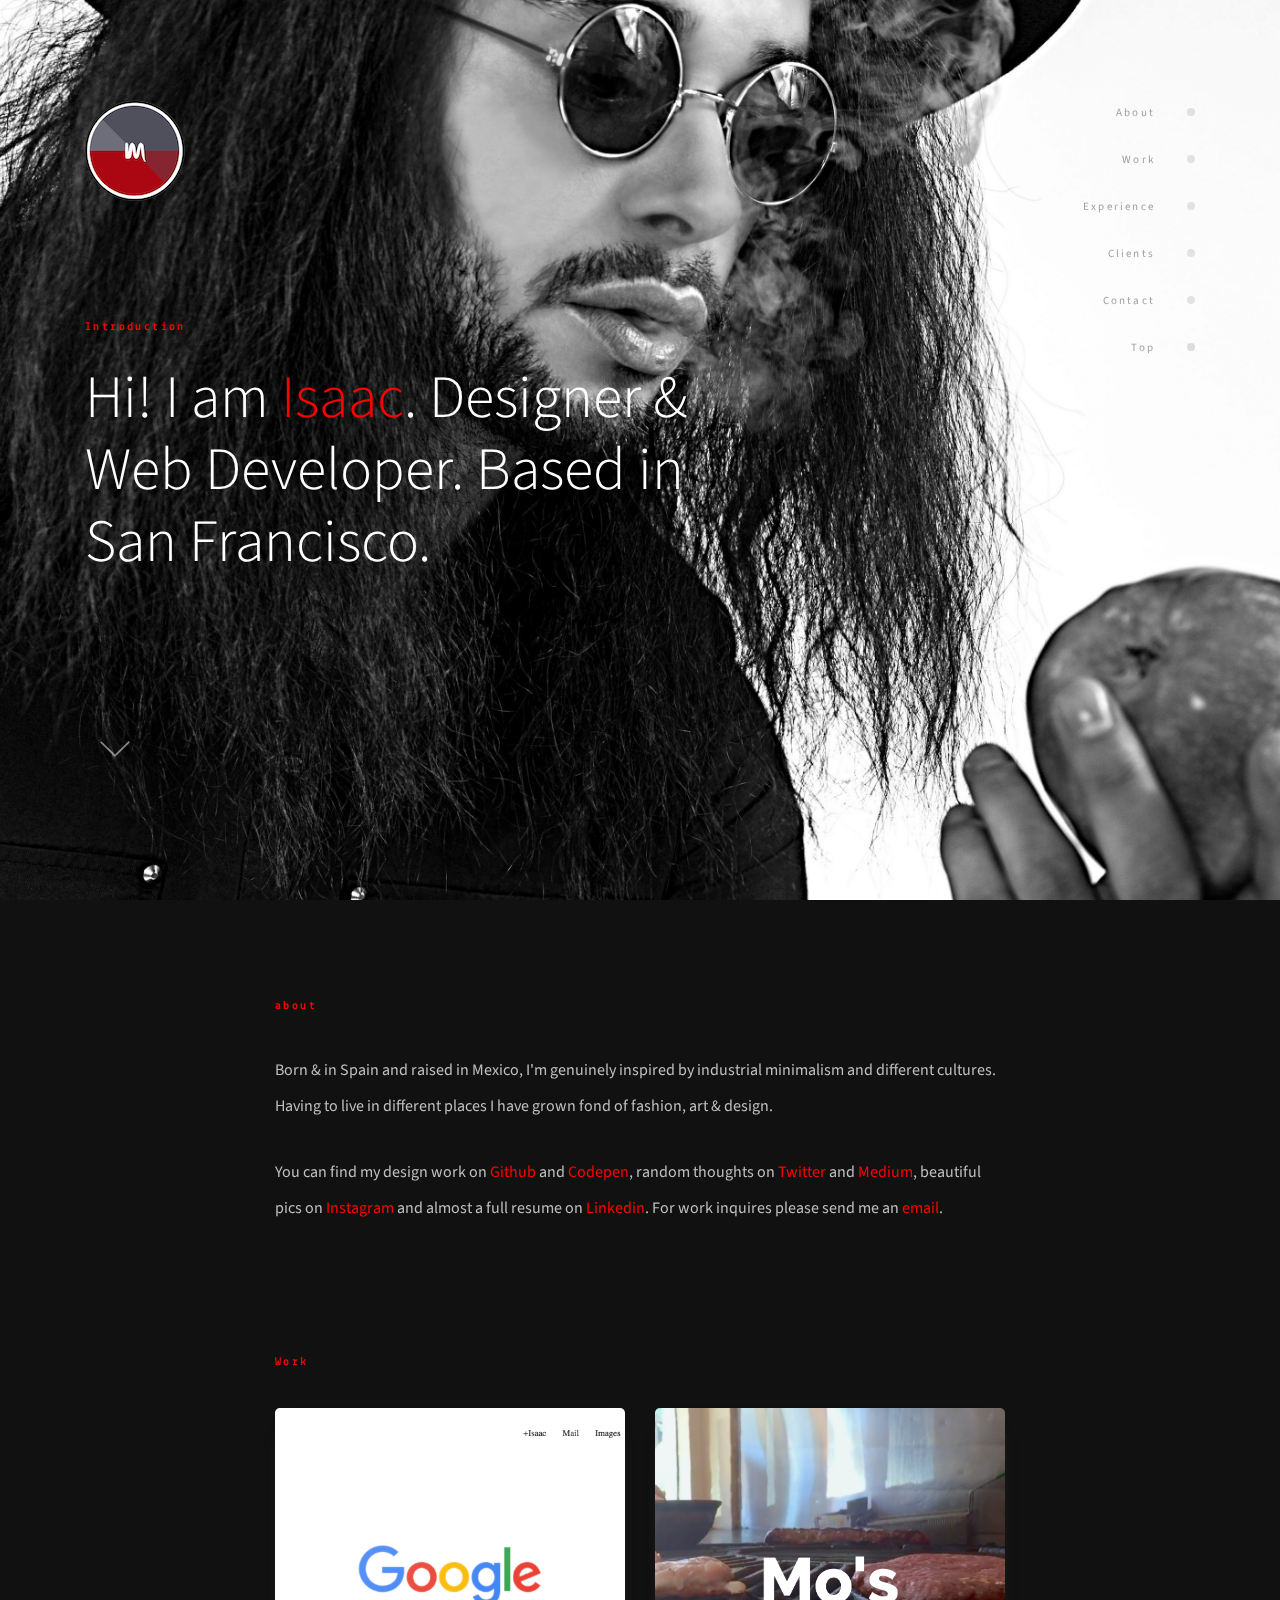
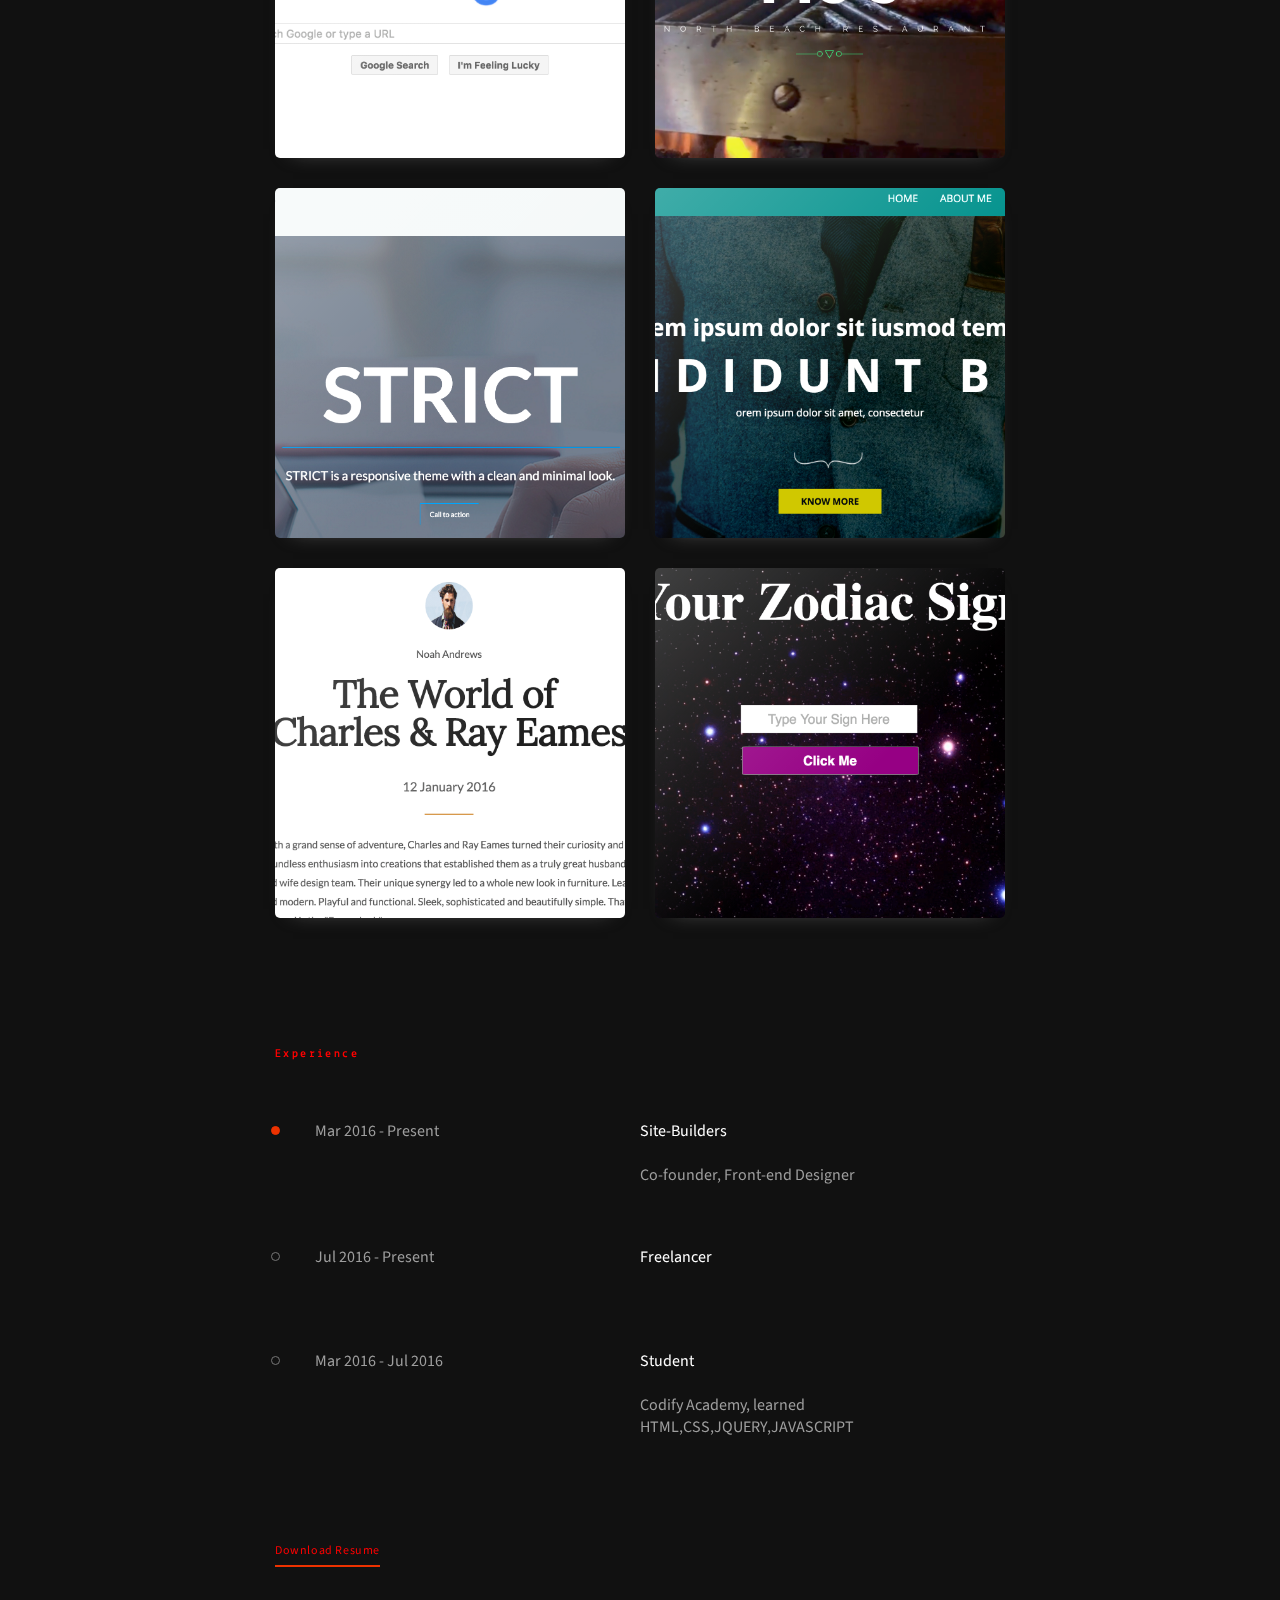
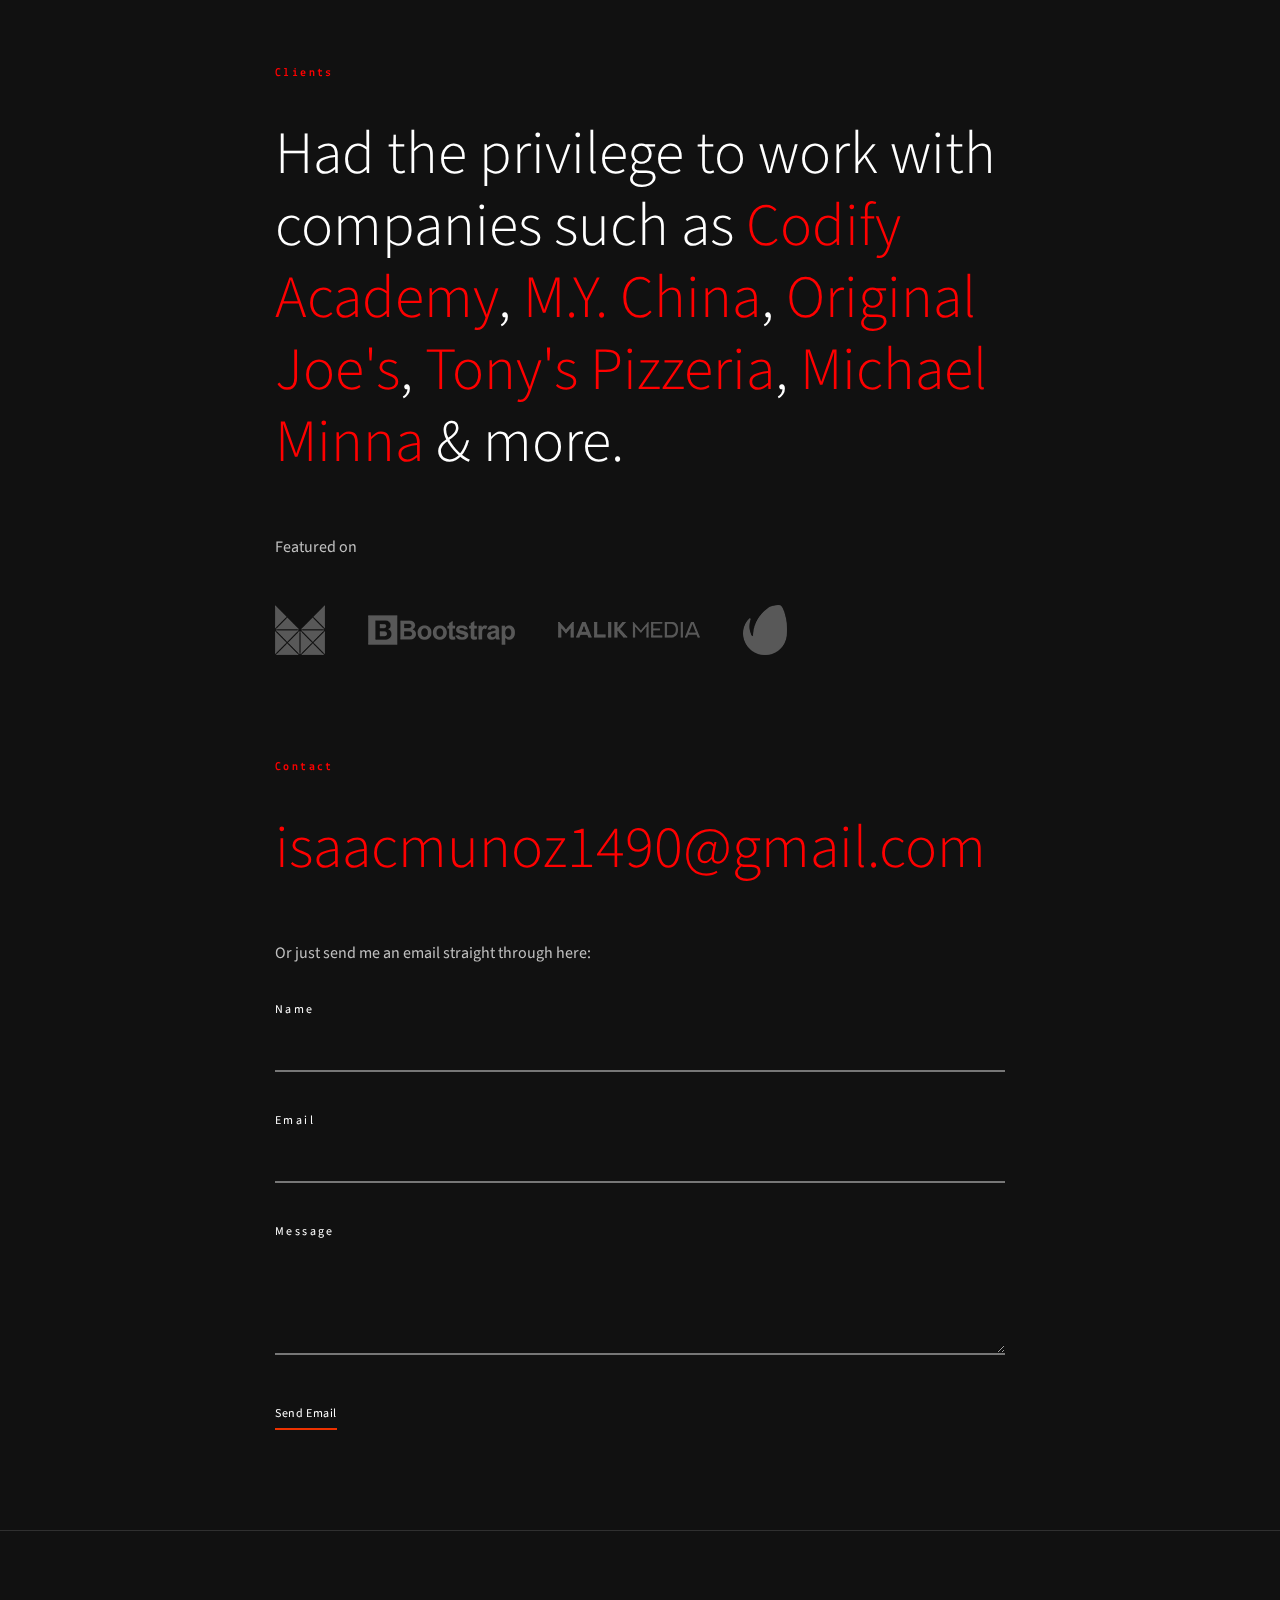
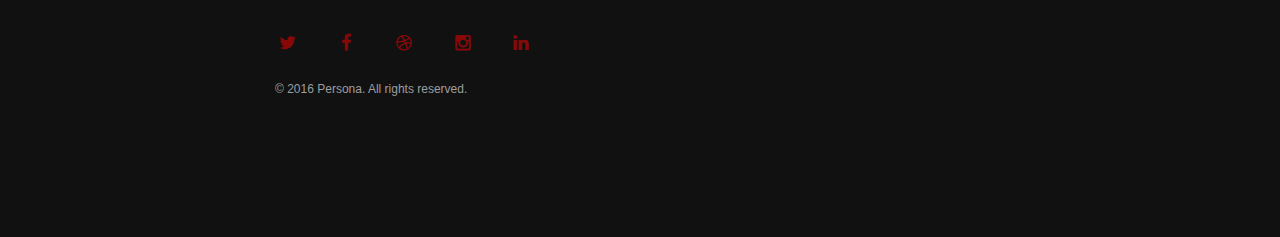
<file: index.html>
<!DOCTYPE html>
<!--[if IE 8 ]><html class="ie" xmlns="http://www.w3.org/1999/xhtml" xml:lang="en-US" lang="en-US"> <![endif]-->
<!--[if (gte IE 9)|!(IE)]><!--><html xmlns="http://www.w3.org/1999/xhtml" xml:lang="en-US" lang="en-US"><!--<![endif]-->
<head>
	<meta charset="utf-8">

	<title>Isaac Munoz</title>

	<!-- Behavioral Meta Data -->
	<meta name="viewport" content="width=device-width, initial-scale=1, maximum-scale=1, user-scalable=no">

	<!-- Core Meta Data -->
	<meta name="Isaac" content="Aether-Themes">
	<meta name="description" content="Persona. Minimal resume and CV landing page.">
	<meta name="keywords" content="template,CV,resume,landing page,minimal,responsive,html5,css3,jquery">

	<!-- Favicon -->
	<link rel="shortcut icon" href="favicon.png" type="image/png">

	<!-- Apple Touch Icons -->
	<link rel="apple-touch-icon-precomposed" sizes="144x144" href="apple-touch-icon-144x144-precomposed.png">
	<link rel="apple-touch-icon-precomposed" sizes="114x114" href="apple-touch-icon-114x114-precomposed.png">
	<link rel="apple-touch-icon-precomposed" sizes="72x72" href="apple-touch-icon-72x72-precomposed.png">
	<link rel="apple-touch-icon-precomposed" sizes="57x57" href="apple-touch-icon-57x57-precomposed.png">

	<!-- Fonts -->
	<link href='https://fonts.googleapis.com/css?family=Source+Sans+Pro:400,300' rel='stylesheet' type='text/css'>
	<link href='https://fonts.googleapis.com/css?family=Lekton' rel='stylesheet' type='text/css'>

	<!-- Styles -->
	<link rel="stylesheet" type="text/css" href="css/framework.css"/>
	<link rel="stylesheet" type="text/css" href="css/style.css"/>
	
	<!-- Colors -->
	<link rel="stylesheet" type="text/css" href="css/colors/ruby-red.css" media="screen">
	<!-- <link rel="alternate stylesheet" type="text/css" href="css/colors/aqua-blue.css" media="screen"> -->
	<!-- <link rel="alternate stylesheet" type="text/css" href="css/colors/mint-green.css" media="screen"> -->
	<!-- <link rel="alternate stylesheet" type="text/css" href="css/colors/rose-pink.css" media="screen"> -->
	<!-- <link rel="alternate stylesheet" type="text/css" href="css/colors/sunflower-yellow.css" media="screen"> -->

	<!-- Javascript -->
	<script src="js/modernizr.js"></script>
	<script src="js/jquery.js"></script>
</head>
<body>
	<!-- Begin Pageloader -->
	<div id="pageloader">
		<!-- Content -->
		<div class="pageloader-content">
			<img src="images/loading.gif" alt="">
			<h6>loading</h6>
		</div><!-- END Content -->
	</div><!-- END Pageloader -->

	<!-- Sticky Nav -->
	<header>
		<!-- Container -->
		<div class="container">
			<div class="row header-inner">

				<!-- Logo -->
				<div class="col-xs-6 col-lg-2">
					<img class="logo has-retina" src="images/logo.png" alt="Persona">
				</div>

				<!-- Nav Button -->
				<div class="menu-button">
					<span class="before"></span>
					<span class="main"></span>
					<span class="after"></span>
				</div>

				<!-- Navigation -->
				<nav class="col-xs-12 col-lg-2 col-lg-offset-8">
					<ul id="side-nav">
						<li><a href="#section1">About</a></li>
						<li><a href="#section2">Work</a></li>
						<li class="offset"><a href="#section3">Experience</a></li>
						<li><a href="#section4">Clients</a></li>
						<li><a href="#section5">Contact</a></li>
						<li><a id="top" href="#">Top</a></li>
					</ul>
				</nav><!-- END Navigation -->
			</div>
		</div><!-- END Container -->
	</header><!-- END Sticky Nav -->

	<!-- Begin Hero -->
	<section class="hero">
		<div class="container">
			<!-- Hero Content -->
			<div class="row hero-content" data-0="opacity: 1; transform: translate3d(0px, 0px, 0px);" data-top-bottom="opacity: 0; transform: translate3d(0px, 300%, 0px);">
				<!-- Logo -->
				

				<!-- Intro -->
				<div class="col-xs-10 col-sm-9 col-lg-7">
					<h2>Introduction</h2>
					<h1>Hi! I am <span class="highlight">Isaac</span>. Designer &amp; Web Developer. Based in San Francisco.</h1>
					<a href="#section1" class="scroll-to"></a>
				</div>
			</div><!-- END Hero Content -->
		</div><!-- END Container -->
	</section><!-- END Hero -->
	

	<div class="container">
		<!-- About -->
		<section id="section1" class="padded-top">

			<!-- Content -->
			<div class="row">
				<div class="col-xs-12 col-lg-8 col-lg-offset-2">
					<h2>about</h2>
					<p>Born &amp; in Spain and raised in Mexico, I'm genuinely inspired by industrial minimalism and different cultures. Having to live in different places I have grown fond of fashion, art &amp; design.</p>
					<p>You can find my design work on <a href="https://github.com/IsaacMunoz1490">Github</a> and <a href="https://codepen.io/search/pens?q=isaacmunoz1490&limit=all&type=type-pens">Codepen</a>, random thoughts on <a href="https://twitter.com/Isaacmunoz5669">Twitter</a> and <a href="https://medium.com/@isaacmunoz1490">Medium</a>, beautiful pics on <a href="https://www.instagram.com/isaacamunoz/">Instagram</a> and almost a full resume on <a href="https://www.linkedin.com/in/isaacmunoz1490">Linkedin</a>. For work inquires please send me an <a href="mailto:isaacmunoz1490@gmail.com">email</a>.</p>
				</div>
			</div>

		</section><!-- END About -->

		<!-- Work -->
		<section id="section2">
			<!-- Title -->
			<div class="row padded-top">
				<div class="col-xs-12 col-lg-8 col-lg-offset-2">
					<h2>Work</h2>
				</div>
			</div>

			<div class="row padded-bottom">
				<!-- Begin Gallery -->
				<ul class="folio-list">

					<!-- Project 1 -->
					<li class="col-xs-10 col-xs-offset-1 col-sm-5 col-sm-offset-1 col-lg-4 col-lg-offset-2">
						<a href="google/index.html">
							<div class="atvImg">
								<img src="images/portfolio/project1.jpg" alt="portfolio">

								<div class="atvImg-layer" data-img="images/portfolio/project1.jpg"></div>
							</div>
						</a>
					</li>

					<!-- Project 2 -->
					<li class="col-xs-10 col-xs-offset-1 col-sm-5 col-sm-offset-0 col-lg-4">
						<a href="mos/index.html">
							<div class="atvImg">
								<img src="images/portfolio/project2.jpg" alt="portfolio">

								<div class="atvImg-layer" data-img="images/portfolio/project2.jpg"></div>
							</div>
						</a>
					</li>

					<!-- Project 3 -->
					<li class="col-xs-10 col-xs-offset-1 col-sm-5 col-sm-offset-1 col-lg-4 col-lg-offset-2">
						<a href="strict/index.html">
							<div class="atvImg">
								<img src="images/portfolio/project3.jpg" alt="portfolio">

								<div class="atvImg-layer" data-img="images/portfolio/project3.jpg"></div>
							</div>
						</a>
					</li>

					<!-- Project 4 -->
					<li class="col-xs-10 col-xs-offset-1 col-sm-5 col-sm-offset-0 col-lg-4">
						<a href="myfolio/index.html">
							<div class="atvImg">
								<img src="images/portfolio/project4.jpg" alt="portfolio">

								<div class="atvImg-layer" data-img="images/portfolio/project4.jpg"></div>
							</div>
						</a>
					</li>

					<!-- Project 5 -->
					<li class="col-xs-10 col-xs-offset-1 col-sm-5 col-sm-offset-1 col-lg-4 col-lg-offset-2">
						<a href="va/index.html">
							<div class="atvImg">
								<img src="images/portfolio/project5.jpg" alt="portfolio">

								<div class="atvImg-layer" data-img="images/portfolio/project5.jpg"></div>
							</div>
						</a>
					</li>

					<!-- Project 6 -->
					<li class="col-xs-10 col-xs-offset-1 col-sm-5 col-sm-offset-0 col-lg-4">
						<a href="horoscope/index.html">
							<div class="atvImg">
								<img src="images/portfolio/project6.jpg" alt="portfolio">

								<div class="atvImg-layer" data-img="images/portfolio/project6.jpg"></div>
							</div>
						</a>
					</li>
				</ul><!-- END Gallery -->
			</div>
		</section><!-- END Work -->

		<!-- Experience -->
		<section id="section3">
			<!-- Title -->
			<div class="row">
				<div class="col-xs-12 col-lg-8 col-lg-offset-2">
					<h2>Experience</h2>
				</div>
			</div>

			<!-- Timeline -->
			<div class="row">
				<div class="timeline col-xs-12 col-lg-8 col-lg-offset-2">
					<div class="entry">
						<div class="time on">Mar 2016 - Present</div>
						<div class="content"><span class="strong">Site-Builders</span><br>Co-founder, Front-end Designer</div>
					</div>

					<div class="entry">
						<div class="time">Jul 2016 - Present</div>
						<div class="content"><span class="strong">Freelancer</span><br></div>
					</div>

					<div class="entry">
						<div class="time">Mar 2016 - Jul 2016</div>
						<div class="content"><span class="strong">Student</span><br>Codify Academy, learned HTML,CSS,JQUERY,JAVASCRIPT</div>
					</div>

					
				</div>
			</div>

			<!-- Button -->
			<div class="row padded-top">
				<div class="col-xs-12 col-lg-8 col-lg-offset-2">
					<a class="button" href="#">Download Resume</a>
				</div>
			</div>
		</section><!-- END Experience -->

		<!-- Clients -->
		<section id="section4">

			<!-- Title -->
			<div class="row padded-top">
				<div class="col-xs-12 col-lg-8 col-lg-offset-2">
					<h2>Clients</h2>
				</div>
			</div>

			<!-- Large Text -->
			<div class="row">
				<div class="col-xs-12 col-lg-8 col-lg-offset-2">
					<h1>Had the privilege to work with companies such as <span class="highlight">Codify Academy</span>, <span class="highlight">M.Y. China</span>, <span class="highlight">Original Joe's</span>, <span class="highlight">Tony's Pizzeria</span>, <span class="highlight">Michael Minna</span> &amp; more.</h1>
					<p>Featured on</p>
				</div>
			</div>

			<!-- Logos -->
			<div class="row">
				<div class="col-xs-12 col-lg-8 col-lg-offset-2">
					<a class="client" href="#"><img class="has-retina" src="images/client-1.png" alt=""></a>
					<a class="client" href="#"><img class="has-retina" src="images/client-3.png" alt=""></a>
					<a class="client" href="#"><img class="has-retina" src="images/client-2.png" alt=""></a>
					<a class="client" href="#"><img class="has-retina" src="images/client-4.png" alt=""></a>
				</div>
			</div>

		</section><!-- END Clients -->

		<!-- Contact -->
		<section id="section5">

			<!-- Title -->
			<div class="row padded-top">
				<div class="col-xs-12 col-lg-8 col-lg-offset-2">
					<h2>Contact</h2>
				</div>
			</div>

			<!-- Form -->
			<div class="row padded-bottom">
				<div class="col-xs-12 col-lg-8 col-lg-offset-2">
					<h1><a href="mailto:isaacmunoz1490@gmail.com">isaacmunoz1490@gmail.com</a></h1>
					<p>Or just send me an email straight through here:</p>

					<form id="contact" name="contact" method="post" novalidate="novalidate">
						<fieldset>
							<label for="name">Name</label>
							<input type="text" name="name" id="name" />
							<label for="email">Email</label>
					        <input type="email" name="email" id="email" />
					        <label for="message">Message</label>
					        <textarea name="message" id="message"></textarea>
					        <input id="submit" type="submit" name="submit" value="Send Email">
						</fieldset>
					</form>

					<div id="success">
						<p>Your message was sent successfully! I will be in touch as soon as I can.</p>
					</div>

					<div id="error">
						<p>Something went wrong, try refreshing and submitting the form again.</p>
					</div>
				</div>
			</div>

		</section><!-- END Contact -->
	</div><!-- END Container -->

	<!-- Footer -->
	<footer class="padded">
		<!-- Container -->
		<div class="container">

			<!-- Social List -->
			<div class="row">
				<div class="social-list col-xs-12 col-lg-8 col-lg-offset-2">
					<a href="https://twitter.com/Isaacmunoz5669"><i class="social-icon-twitter"></i></a>
					<a href="#"><i class="social-icon-facebook"></i></a>
					<a href="#"><i class="social-icon-dribbble"></i></a>
					
					<a href="https://www.instagram.com/isaacamunoz"><i class="social-icon-instagram"></i></a>
					<a href="https://www.linkedin.com/in/isaacmunoz1490"><i class="social-icon-linkedin"></i></a>
				</div>
			</div><!-- END Social List -->

			<!-- Copyright -->
			<div class="row">
				<div class="social-list col-xs-12 col-lg-8 col-lg-offset-2">
					<p class="copyright">© 2016 Persona. All rights reserved.</p>
				</div>
			</div><!-- END Copyright -->
		</div><!-- END Container -->
	</footer><!-- END Footer -->

	<!-- Javascript -->
	<script type="text/javascript">
	function resizeNow() {
        var browserwidth = $(window).width();
        var browserheight = $(window).height();
        $('.pageloader-content').css('right', ((browserwidth - $(".pageloader-content").width()) / 2)).css('top', ((browserheight - $(".pageloader-content").height()) / 2));
    }

    resizeNow();
    $(window).resize(resizeNow);
	</script>
	<script src="js/plugins.js"></script>
	<script src="js/main.js"></script>
</body>
</html>
</file>
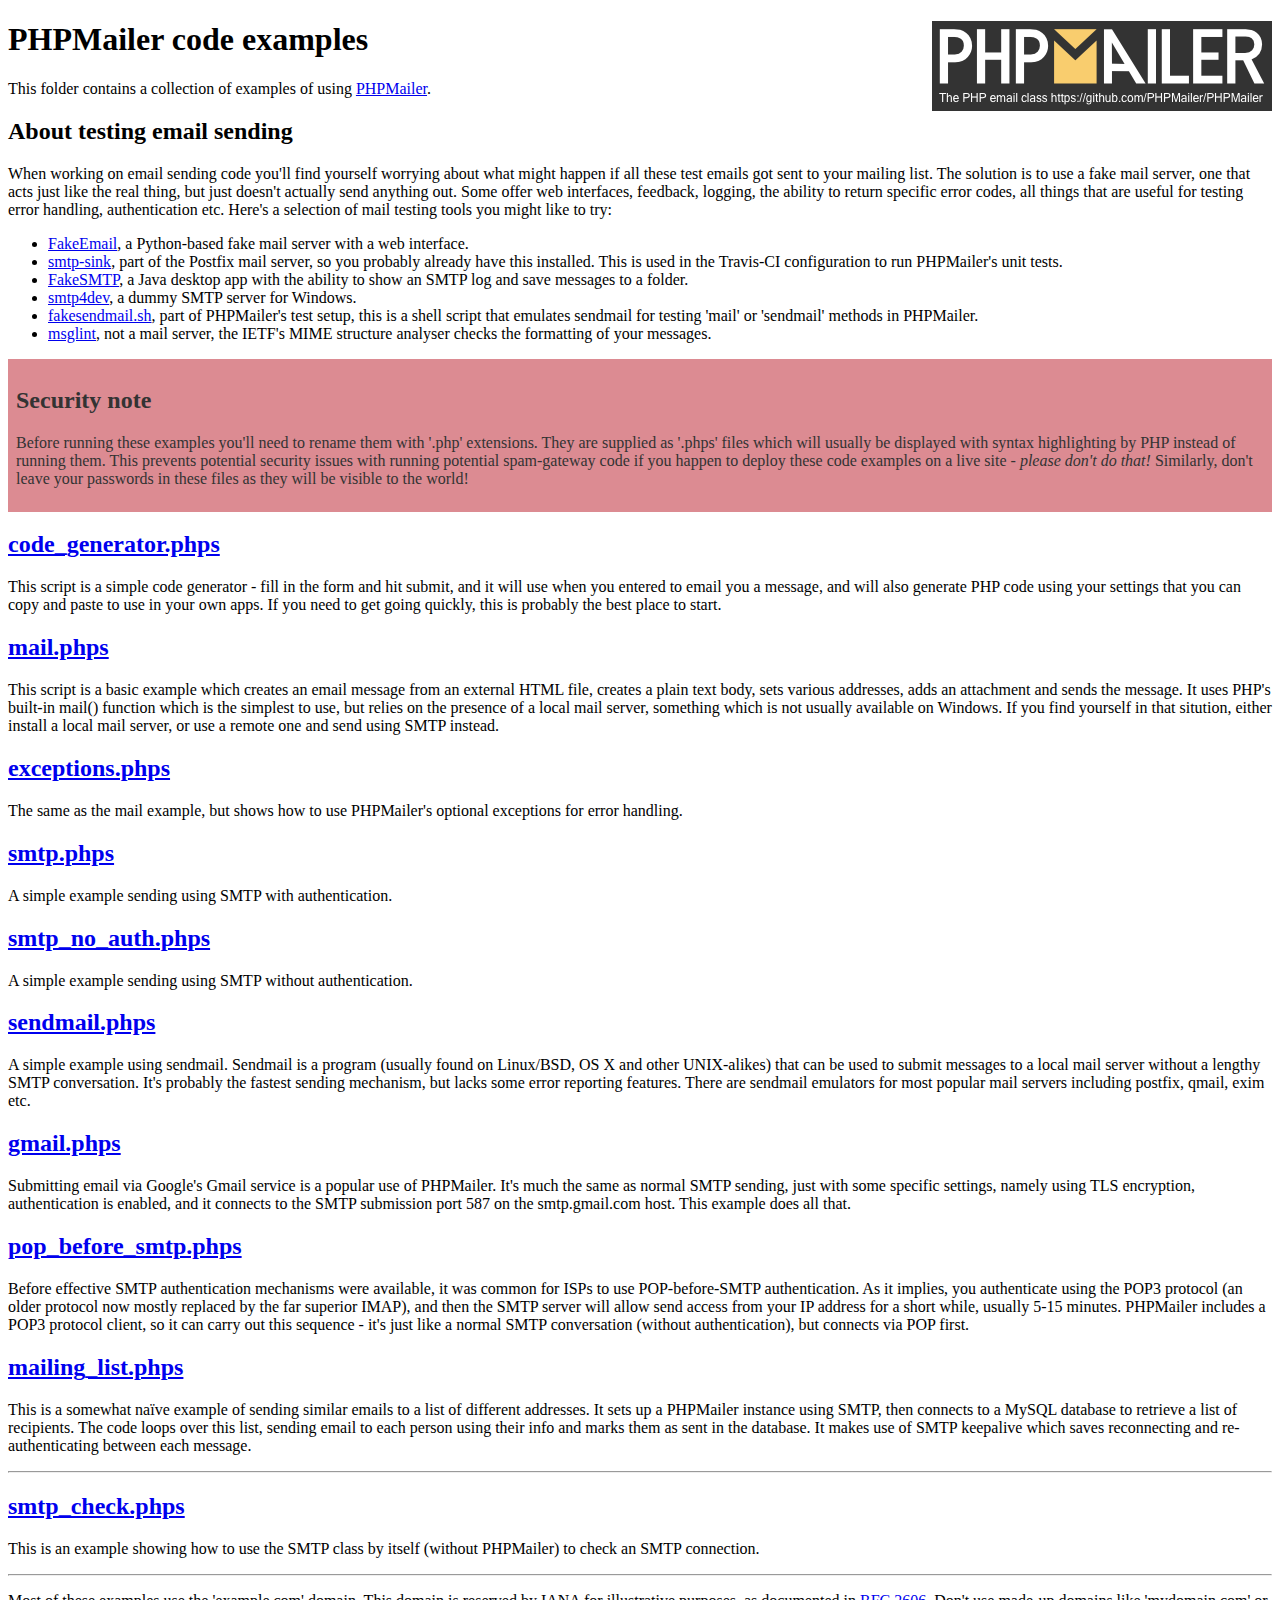
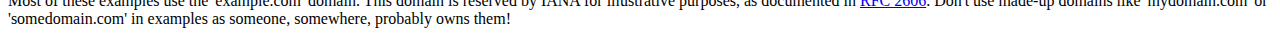
<file: mos/phpmailer/phpmailer/examples/index.html>
<!DOCTYPE html>
<html>
<head>
	<meta charset="UTF-8">
	<title>PHPMailer Examples</title>
</head>
<body>
<h1>PHPMailer code examples<a href="https://github.com/PHPMailer/PHPMailer"><img src="images/phpmailer.png" style="float:right; border:0;" alt="PHPMailer logo"></a></h1>
<p>This folder contains a collection of examples of using <a href="https://github.com/PHPMailer/PHPMailer">PHPMailer</a>.</p>
<h2>About testing email sending</h2>
<p>When working on email sending code you'll find yourself worrying about what might happen if all these test emails got sent to your mailing list. The solution is to use a fake mail server, one that acts just like the real thing, but just doesn't actually send anything out. Some offer web interfaces, feedback, logging, the ability to return specific error codes, all things that are useful for testing error handling, authentication etc. Here's a selection of mail testing tools you might like to try:</p>
<ul>
  <li><a href="https://github.com/isotoma/FakeEmail">FakeEmail</a>, a Python-based fake mail server with a web interface.</li>
  <li><a href="http://www.postfix.org/smtp-sink.1.html">smtp-sink</a>, part of the Postfix mail server, so you probably already have this installed. This is used in the Travis-CI configuration to run PHPMailer's unit tests.</li>
  <li><a href="https://github.com/Nilhcem/FakeSMTP">FakeSMTP</a>, a Java desktop app with the ability to show an SMTP log and save messages to a folder.</li>
  <li><a href="http://smtp4dev.codeplex.com">smtp4dev</a>, a dummy SMTP server for Windows.</li>
  <li><a href="https://github.com/PHPMailer/PHPMailer/blob/master/test/fakesendmail.sh">fakesendmail.sh</a>, part of PHPMailer's test setup, this is a shell script that emulates sendmail for testing 'mail' or 'sendmail' methods in PHPMailer.</li>
  <li><a href="http://tools.ietf.org/tools/msglint/">msglint</a>, not a mail server, the IETF's MIME structure analyser checks the formatting of your messages.</li>
</ul>
<div style="padding: 8px; color: #333333; background-color: #dc8b92">
<h2>Security note</h2>
<p>Before running these examples you'll need to rename them with '.php' extensions. They are supplied as '.phps' files which will usually be displayed with syntax highlighting by PHP instead of running them. This prevents potential security issues with running potential spam-gateway code if you happen to deploy these code examples on a live site - <em>please don't do that!</em> Similarly, don't leave your passwords in these files as they will be visible to the world!</p>
</div>
<h2><a href="code_generator.phps">code_generator.phps</a></h2>
<p>This script is a simple code generator - fill in the form and hit submit, and it will use when you entered to email you a message, and will also generate PHP code using your settings that you can copy and paste to use in your own apps. If you need to get going quickly, this is probably the best place to start.</p>
<h2><a href="mail.phps">mail.phps</a></h2>
<p>This script is a basic example which creates an email message from an external HTML file, creates a plain text body, sets various addresses, adds an attachment and sends the message. It uses PHP's built-in mail() function which is the simplest to use, but relies on the presence of a local mail server, something which is not usually available on Windows. If you find yourself in that sitution, either install a local mail server, or use a remote one and send using SMTP instead.</p>
<h2><a href="exceptions.phps">exceptions.phps</a></h2>
<p>The same as the mail example, but shows how to use PHPMailer's optional exceptions for error handling.</p>
<h2><a href="smtp.phps">smtp.phps</a></h2>
<p>A simple example sending using SMTP with authentication.</p>
<h2><a href="smtp_no_auth.phps">smtp_no_auth.phps</a></h2>
<p>A simple example sending using SMTP without authentication.</p>
<h2><a href="sendmail.phps">sendmail.phps</a></h2>
<p>A simple example using sendmail. Sendmail is a program (usually found on Linux/BSD, OS X and other UNIX-alikes) that can be used to submit messages to a local mail server without a lengthy SMTP conversation. It's probably the fastest sending mechanism, but lacks some error reporting features. There are sendmail emulators for most popular mail servers including postfix, qmail, exim etc.</p>
<h2><a href="gmail.phps">gmail.phps</a></h2>
<p>Submitting email via Google's Gmail service is a popular use of PHPMailer. It's much the same as normal SMTP sending, just with some specific settings, namely using TLS encryption, authentication is enabled, and it connects to the SMTP submission port 587 on the smtp.gmail.com host. This example does all that.</p>
<h2><a href="pop_before_smtp.phps">pop_before_smtp.phps</a></h2>
<p>Before effective SMTP authentication mechanisms were available, it was common for ISPs to use POP-before-SMTP authentication. As it implies, you authenticate using the POP3 protocol (an older protocol now mostly replaced by the far superior IMAP), and then the SMTP server will allow send access from your IP address for a short while, usually 5-15 minutes. PHPMailer includes a POP3 protocol client, so it can carry out this sequence - it's just like a normal SMTP conversation (without authentication), but connects via POP first.</p>
<h2><a href="mailing_list.phps">mailing_list.phps</a></h2>
<p>This is a somewhat naïve example of sending similar emails to a list of different addresses. It sets up a PHPMailer instance using SMTP, then connects to a MySQL database to retrieve a list of recipients. The code loops over this list, sending email to each person using their info and marks them as sent in the database. It makes use of SMTP keepalive which saves reconnecting and re-authenticating between each message.</p>
<hr>
<h2><a href="smtp_check.phps">smtp_check.phps</a></h2>
<p>This is an example showing how to use the SMTP class by itself (without PHPMailer) to check an SMTP connection.</p>
<hr>
<p>Most of these examples use the 'example.com' domain. This domain is reserved by IANA for illustrative purposes, as documented in <a href="http://tools.ietf.org/html/rfc2606">RFC 2606</a>. Don't use made-up domains like 'mydomain.com' or 'somedomain.com' in examples as someone, somewhere, probably owns them!</p>
</body>
</html>
</file>
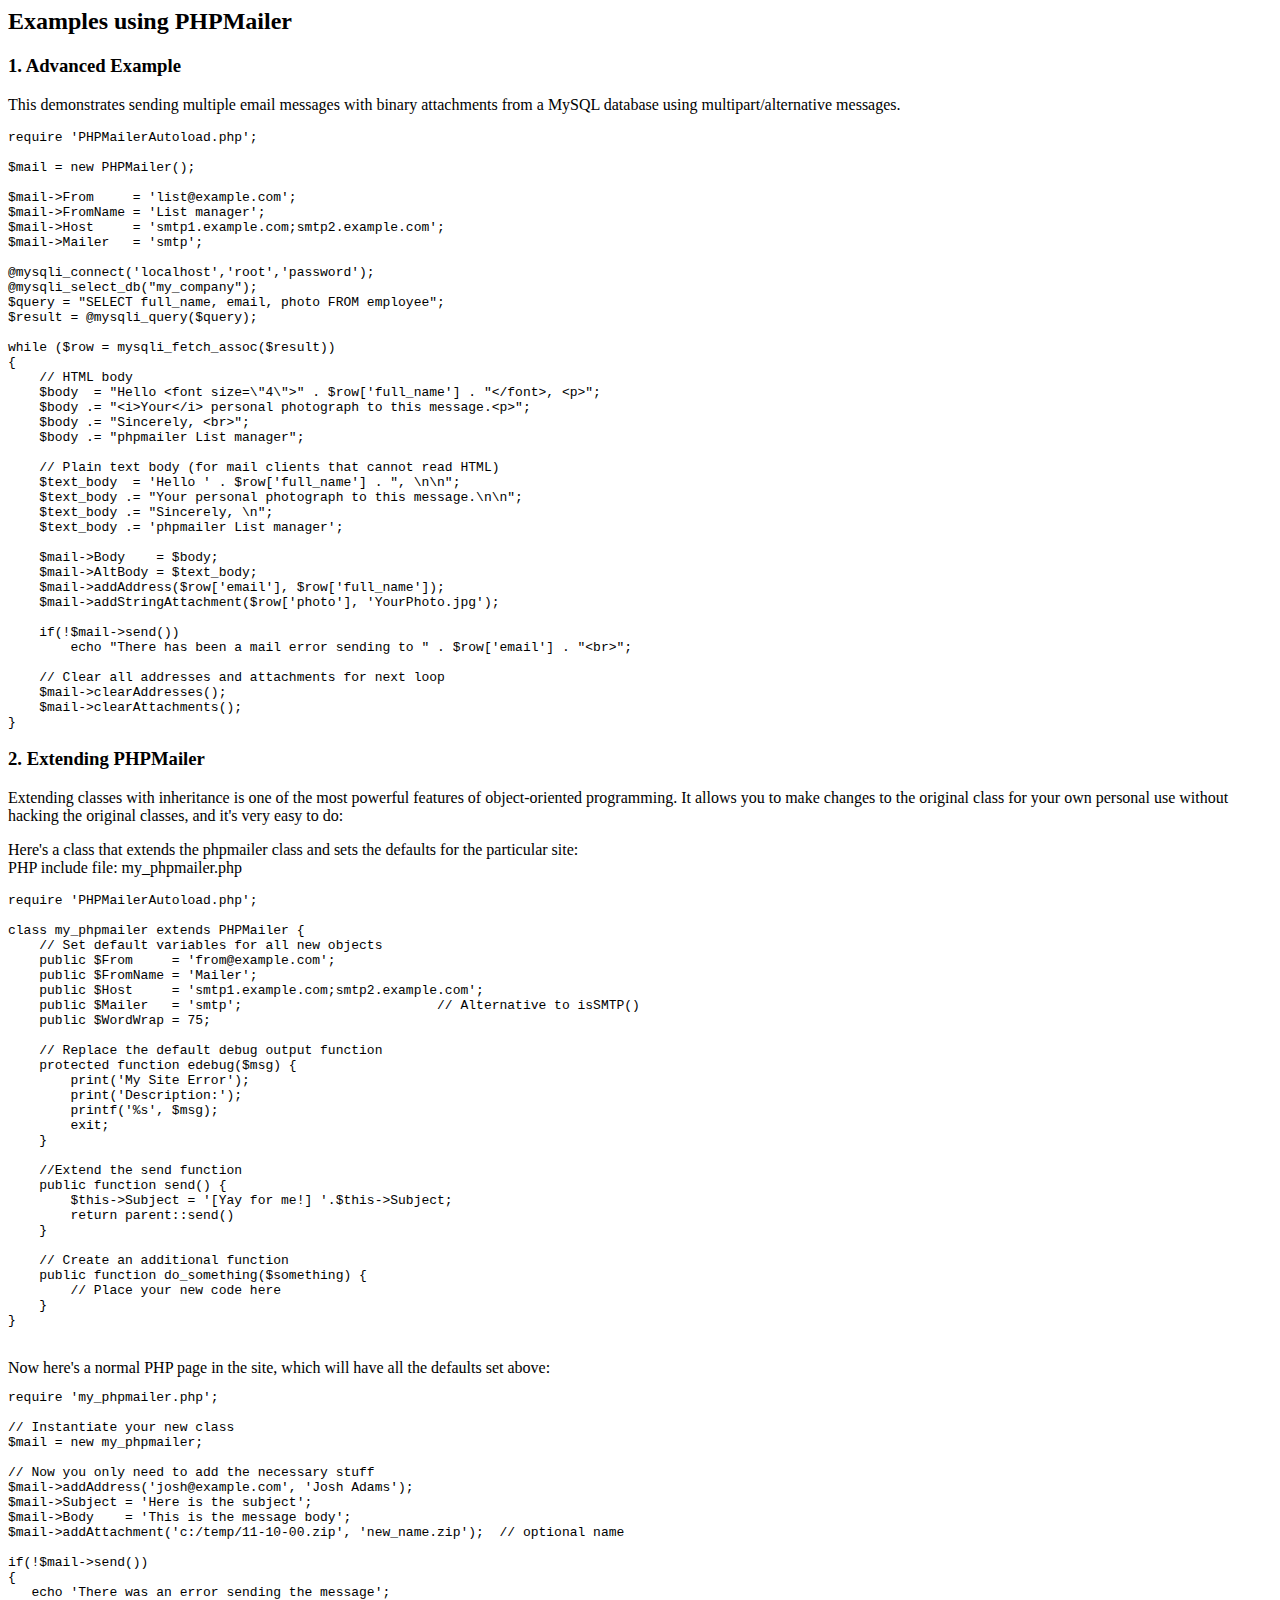
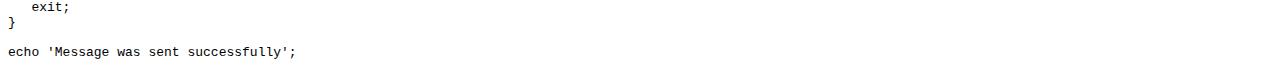
<file: mos/phpmailer/phpmailer/docs/extending.html>
<html>
<head>
<title>Examples using phpmailer</title>
</head>

<body>

<h2>Examples using PHPMailer</h2>

<h3>1. Advanced Example</h3>
<p>

This demonstrates sending multiple email messages with binary attachments
from a MySQL database using multipart/alternative messages.<p>

<pre>
require 'PHPMailerAutoload.php';

$mail = new PHPMailer();

$mail->From     = 'list@example.com';
$mail->FromName = 'List manager';
$mail->Host     = 'smtp1.example.com;smtp2.example.com';
$mail->Mailer   = 'smtp';

@mysqli_connect('localhost','root','password');
@mysqli_select_db("my_company");
$query = "SELECT full_name, email, photo FROM employee";
$result = @mysqli_query($query);

while ($row = mysqli_fetch_assoc($result))
{
    // HTML body
    $body  = "Hello &lt;font size=\"4\"&gt;" . $row['full_name'] . "&lt;/font&gt;, &lt;p&gt;";
    $body .= "&lt;i&gt;Your&lt;/i&gt; personal photograph to this message.&lt;p&gt;";
    $body .= "Sincerely, &lt;br&gt;";
    $body .= "phpmailer List manager";

    // Plain text body (for mail clients that cannot read HTML)
    $text_body  = 'Hello ' . $row['full_name'] . ", \n\n";
    $text_body .= "Your personal photograph to this message.\n\n";
    $text_body .= "Sincerely, \n";
    $text_body .= 'phpmailer List manager';

    $mail->Body    = $body;
    $mail->AltBody = $text_body;
    $mail->addAddress($row['email'], $row['full_name']);
    $mail->addStringAttachment($row['photo'], 'YourPhoto.jpg');

    if(!$mail->send())
        echo "There has been a mail error sending to " . $row['email'] . "&lt;br&gt;";

    // Clear all addresses and attachments for next loop
    $mail->clearAddresses();
    $mail->clearAttachments();
}
</pre>
<p>

<h3>2. Extending PHPMailer</h3>
<p>

Extending classes with inheritance is one of the most
powerful features of object-oriented programming. It allows you to make changes to the
original class for your own personal use without hacking the original
classes, and it's very easy to do:

<p>
Here's a class that extends the phpmailer class and sets the defaults
for the particular site:<br>
PHP include file: my_phpmailer.php
<p>

<pre>
require 'PHPMailerAutoload.php';

class my_phpmailer extends PHPMailer {
    // Set default variables for all new objects
    public $From     = 'from@example.com';
    public $FromName = 'Mailer';
    public $Host     = 'smtp1.example.com;smtp2.example.com';
    public $Mailer   = 'smtp';                         // Alternative to isSMTP()
    public $WordWrap = 75;

    // Replace the default debug output function
    protected function edebug($msg) {
        print('My Site Error');
        print('Description:');
        printf('%s', $msg);
        exit;
    }

    //Extend the send function
    public function send() {
        $this->Subject = '[Yay for me!] '.$this->Subject;
        return parent::send()
    }

    // Create an additional function
    public function do_something($something) {
        // Place your new code here
    }
}
</pre>
<br>
Now here's a normal PHP page in the site, which will have all the defaults set above:<br>

<pre>
require 'my_phpmailer.php';

// Instantiate your new class
$mail = new my_phpmailer;

// Now you only need to add the necessary stuff
$mail->addAddress('josh@example.com', 'Josh Adams');
$mail->Subject = 'Here is the subject';
$mail->Body    = 'This is the message body';
$mail->addAttachment('c:/temp/11-10-00.zip', 'new_name.zip');  // optional name

if(!$mail->send())
{
   echo 'There was an error sending the message';
   exit;
}

echo 'Message was sent successfully';
</pre>
</body>
</html>
</file>
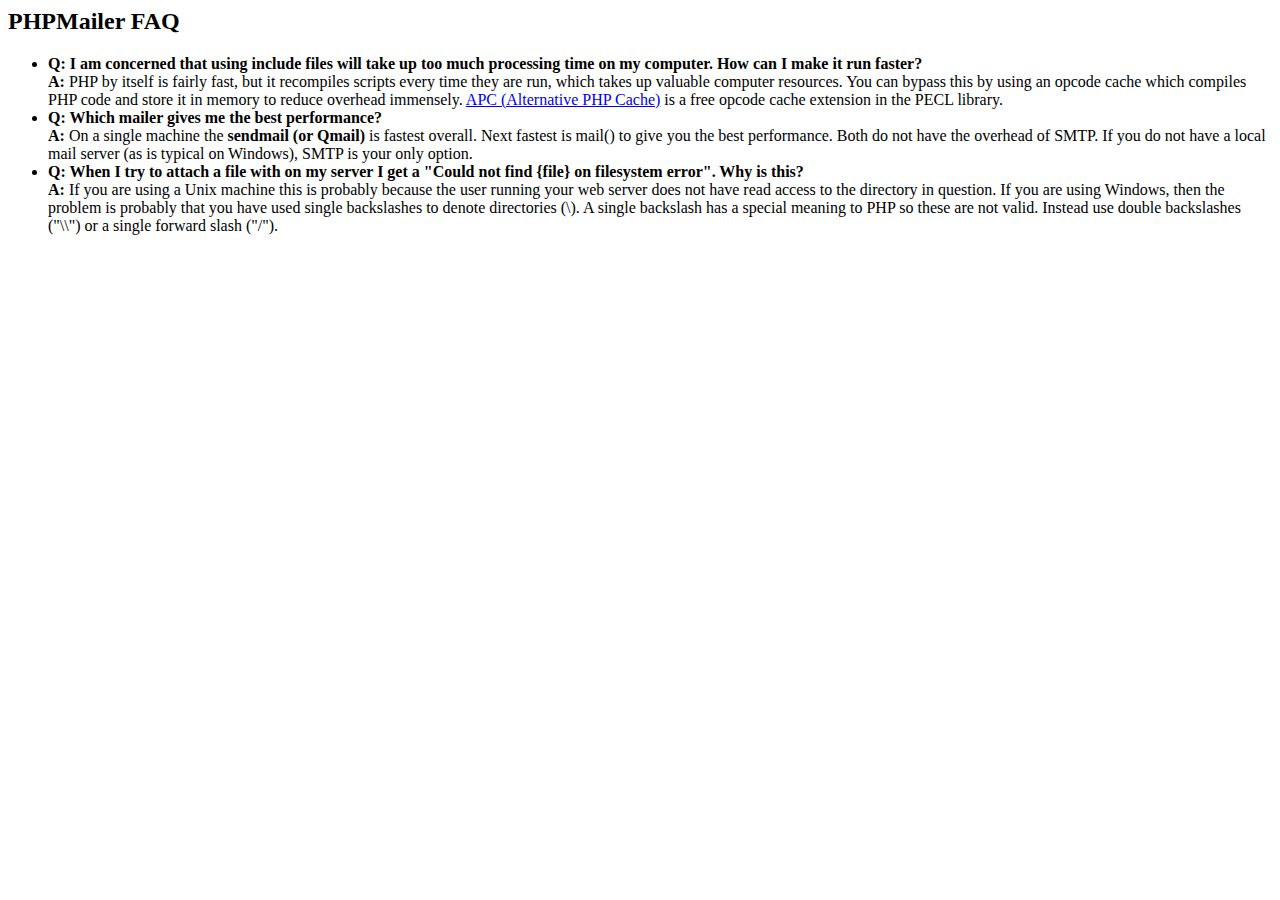
<file: mos/phpmailer/phpmailer/docs/faq.html>
﻿<html>
<head>
<title>PHPMailer FAQ</title>
</head>
<body>
<h2>PHPMailer FAQ</h2>
<ul>
    <li><strong>Q: I am concerned that using include files will take up too much
    processing time on my computer. How can I make it run faster?</strong><br>
    <strong>A:</strong> PHP by itself is fairly fast, but it recompiles scripts every time they are run, which takes up valuable
    computer resources. You can bypass this by using an opcode cache which compiles
    PHP code and store it in memory to reduce overhead immensely. <a href="http://www.php.net/apc/">APC
    (Alternative PHP Cache)</a> is a free opcode cache extension in the PECL library.</li>
    <li><strong>Q: Which mailer gives me the best performance?</strong><br>
    <strong>A:</strong> On a single machine the <strong>sendmail (or Qmail)</strong> is fastest overall.
    Next fastest is mail() to give you the best performance. Both do not have the overhead of SMTP.
    If you do not have a local mail server (as is typical on Windows), SMTP is your only option.</li>
    <li><strong>Q: When I try to attach a file with on my server I get a
    "Could not find {file} on filesystem error". Why is this?</strong><br>
    <strong>A:</strong> If you are using a Unix machine this is probably because the user
    running your web server does not have read access to the directory in question. If you are using Windows,
    then the problem is probably that you have used single backslashes to denote directories (\).
    A single backslash has a special meaning to PHP so these are not
    valid. Instead use double backslashes ("\\") or a single forward
    slash ("/").</li>
</ul>
</body>
</html>
</file>
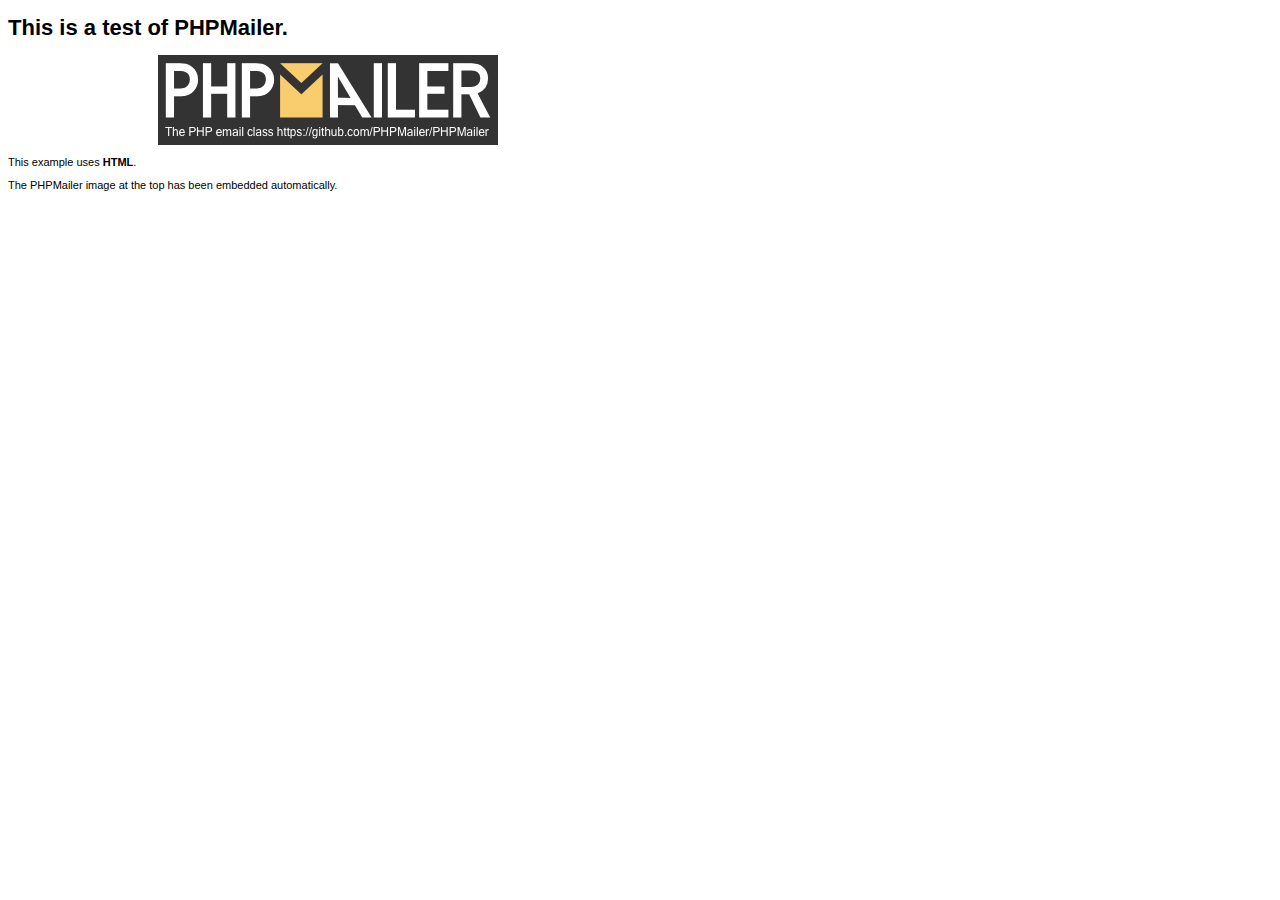
<file: mos/phpmailer/phpmailer/examples/contents.html>
<!DOCTYPE HTML PUBLIC "-//W3C//DTD HTML 4.01 Transitional//EN" "http://www.w3.org/TR/html4/loose.dtd">
<html>
<head>
  <meta http-equiv="Content-Type" content="text/html; charset=utf-8">
  <title>PHPMailer Test</title>
</head>
<body>
  <div style="width: 640px; font-family: Arial, Helvetica, sans-serif; font-size: 11px;">
    <h1>This is a test of PHPMailer.</h1>
    <div align="center">
      <a href="https://github.com/PHPMailer/PHPMailer/"><img src="images/phpmailer.png" height="90" width="340" alt="PHPMailer rocks"></a>
    </div>
    <p>This example uses <strong>HTML</strong>.</p>
    <p>The PHPMailer image at the top has been embedded automatically.</p>
  </div>
</body>
</html>
</file>
<file: css/style.css>
/*
Persona
Version: 1.0
Author: Aether-Themes
Author URI: http://www.AetherThemes.com
*/

/* =Table of Contents
--------------------------------------------------------------
	=Common Styles
	=Typography
	=Loader
	=Navigation
	=Hero
	=Bars
	=Portfolio
	=Timeline
	=Clients
	=Contact
	=Footer
	=Animations
	=Responsive Styles
*/


/* =Common Styles
-------------------------------------------------------------- */
body {
	background: #111111;
	color: #bfbfbf;
	font: normal 16px "Source Sans Pro", arial, sans-serif;
	font-weight: 400;
	-webkit-font-smoothing: antialiased;
	-webkit-text-size-adjust: 100%;
}

section { overflow: hidden; }

::-moz-selection { background: #fff; color: #272727; }
	 ::selection { background: #fff; color: #272727; }

.padded {
	padding-top: 60px;
	padding-bottom: 60px;
}

.padded-top {
	padding-top: 60px;
}

.padded-bottom {
	padding-bottom: 60px;
}

/* Medium Devices, Desktops */
@media only screen and (min-width : 992px) {
	.padded {
		color: red;
		padding-top: 100px;
		padding-bottom: 100px;
	}

	.padded-top {
		padding-top: 100px;
	}

	.padded-bottom {
		padding-bottom: 100px;
	}
}


/* =Typography
-------------------------------------------------------------- */
h1 {
	font-family: 'Source Sans Pro', sans-serif;
	font-weight: 300;
	font-size: 30px;
	line-height: 40px;
	color: #FFF;
	padding-bottom: 30px;
	
}

.hero h1 {
	padding-bottom: 0px;
}

h2 {
	font-family: 'Lekton', sans-serif;
	font-size: 12px;
	line-height: 12px;
	color: red;
	letter-spacing: 0.20em;
	padding-bottom: 20px;
	-webkit-font-variant-ligatures: no-common-ligatures;
}

h6 {
	font-weight: 400;
	font-size: 7px;
	margin-top: 10px;
	text-transform: uppercase;
	letter-spacing: 0.3em;
}

p {
	font-size: 14px;
	line-height: 30px;
	padding-bottom: 20px;
}

a {
	color: red;
}

a:hover {
	text-decoration: underline;
}

.strong {
	color: #fff;
}

.button {
	display: inline-block;
	font-size: 12px;
	line-height: 12px;
	letter-spacing: 0.05em;
	padding-bottom: 8px;
	-webkit-transition: all 0.3s ease-in-out;
	   -moz-transition: all 0.3s ease-in-out;
	   	-ms-transition: all 0.3s ease-in-out;
	   	 -o-transition: all 0.3s ease-in-out;
			transition: all 0.3s ease-in-out;
}

.button:hover {
	padding-left: 8px;
	padding-right: 8px;
	text-decoration: none;
}

/* Small Devices, Tablets */
@media only screen and (min-width : 768px) {
	h1 {
		font-size: 50px;
		line-height: 62px;
		padding-bottom: 40px;
	}

	h2 {
		padding-bottom: 40px;
	}

}

/* Medium Devices, Desktops */
@media only screen and (min-width : 992px) {
	h1 {
		font-size: 55px;
		line-height: 70px;
	}

}

/* Large Devices, Wide Screens */
@media only screen and (min-width : 1200px) {
	h1 {
		font-size: 60px;
		line-height: 72px;
		padding-bottom: 50px;
	}

	h2 {
		padding-bottom: 40px;
	}

	p {
		font-size: 16px;
		line-height: 36px;
		padding-bottom: 30px;
	}
}

/* =Loader
-------------------------------------------------------------- */
#pageloader {
	background-color:#000;

	position:absolute;
	z-index:99999999999999;
	width:100%;
	height:100%;
	left:0;
	right:0;
	top:0;
	bottom:0;
}

.pageloader-fade {
	opacity:0 !important;
	
	-webkit-transition: all .75s ease;
	-moz-transition: all .75s ease;
	-o-transition: all .75s ease;
	-ms-transition: all .75s ease;
	transition: all .75s ease;
}

.pageloader-hide {
	display:none;
}

.pageloader-content {
	margin: 0 auto;
	width:100px;
	height:100px;
	position:absolute;
	margin:0;
	opacity:1;
	top:0;
	text-align: center;
}

.pageloader-content .logo {
	margin-bottom: 100px;
	opacity: .1;
}

.pageloader-content-hide {
	opacity:0 !important;
	
	-webkit-transition: all .25s ease;
	-moz-transition: all .25s ease;
	-o-transition: all .25s ease;
	-ms-transition: all .25s ease;
	transition: all .25s ease;
}

html.html-onload .hero-content {
	opacity: 0;
}

html.html-loaded .hero-content {
	animation-duration: 1.5s;
	-webkit-animation-name: fadeIn;
			animation-name: fadeIn;
}

html.no-csstransitions .hero-content {
	opacity: 1;
}


/* =Navigation
-------------------------------------------------------------- */
header {
	display: block;
	width: 100%;
	background: #111111;
	border-bottom: 1px solid #303030;
	position: fixed;
	z-index: 1;
	top: 0;
	animation-duration: 0.5s;
	animation-fill-mode: both;
	-webkit-animation-name: fadeOut;
			animation-name: fadeOut;
	-webkit-transition: all 0.3s ease-in-out;
	   -moz-transition: all 0.3s ease-in-out;
	   	-ms-transition: all 0.3s ease-in-out;
	   	 -o-transition: all 0.3s ease-in-out;
			transition: all 0.3s ease-in-out;
}

header.scrolled {
	animation-duration: 0.7s;
	-webkit-animation-name: fadeIn;
			animation-name: fadeIn;
}

header .container {
	position: relative;
}

.header-inner .logo {
	margin: 0;
	-webkit-transform: scale(0.5);
	   -moz-transform: scale(0.5);
		-ms-transform: scale(0.5,0.5);
			transform: scale(0.5);
}

.menu-button {
	cursor: pointer;
	display: block;
	width: 30px;
	height: 14px;
	top: 0;
	right: 10px;
	position: absolute;
}

.menu-button .before, .menu-button .main, .menu-button .after {
	display: block;
	height: 2px;
	background: #fff;
	-webkit-transition: -webkit-transform 0.2s;
	   -moz-transition:    -moz-transform 0.2s;
	    -ms-transition: 	-ms-transform 0.2s;
		 -o-transition: 	 -o-transform 0.2s;
			transition: 		transform 0.2s;
}

.menu-button .before {
	width: 25px;
	margin-bottom: 4px;
}

.menu-button .main {
	width: 20px;
	margin-bottom: 4px;
}

.menu-button .after {
	width: 30px;
}

/* Button Hover */
.menu-button:hover .before {
	-webkit-transform: translateY(-2px);
	   -moz-transform: translateY(-2px);
		-ms-transform: translateY(-2px);
		 -o-transform: translateY(-2px);
			transform: translateY(-2px);
}

.menu-button:hover .after {
	-webkit-transform: translateY(2px);
	   -moz-transform: translateY(2px);
		-ms-transform: translateY(2px);
		 -o-transform: translateY(2px);
			transform: translateY(2px);
}

/* Button Active */
.menu-button.active .main { display: none; }

.menu-button.active .before {
	width: 20px;
	margin: 0;
	-webkit-transition: -webkit-transform 0.5s;
	   -moz-transition:    -moz-transform 0.5s;
	    -ms-transition: 	-ms-transform 0.5s;
		 -o-transition: 	 -o-transform 0.5s;
			transition: 		transform 0.5s;
	-webkit-transform: translateY(2px) rotate(45deg);
	   -moz-transform: translateY(2px) rotate(45deg);
		-ms-transform: translateY(2px) rotate(45deg);
		 -o-transform: translateY(2px) rotate(45deg);
			transform: translateY(2px) rotate(45deg);
}

.menu-button.active .after {
	width: 20px;
	margin: 0;
	-webkit-transition: -webkit-transform 0.5s;
	   -moz-transition:    -moz-transform 0.5s;
	    -ms-transition: 	-ms-transform 0.5s;
		 -o-transition: 	 -o-transform 0.5s;
			transition: 		transform 0.5s;
	-webkit-transform: translateY(0) rotate(-45deg);
	   -moz-transform: translateY(0) rotate(-45deg);
		-ms-transform: translateY(0) rotate(-45deg);
		 -o-transform: translateY(0) rotate(-45deg);
			transform: translateY(0) rotate(-45deg);
}

#side-nav {
	display: none;
}

#side-nav li {
	margin-top: 15px;
}

#side-nav li:last-of-type {
	margin-bottom: 15px;
}

#side-nav a {
	position: relative;
	font-size: 11px;
	letter-spacing: 0.2em;
	text-decoration: none;
	color: #9e9e9e;
	padding-left: 40px;

	-webkit-transition: all 0.3s ease-in-out;
	   -moz-transition: all 0.3s ease-in-out;
	   	-ms-transition: all 0.3s ease-in-out;
	   	 -o-transition: all 0.3s ease-in-out;
			transition: all 0.3s ease-in-out;
}

#side-nav a.active, #side-nav a:hover {
	color: #fff;
}

#side-nav a:after {
	position: absolute;
	top: 3px;
	right: auto;
	left: 0;
	content: "\A";
	width: 8px;
	height: 8px;
	background: #d1d1d1;
	background: rgba(168,168,168,.3);
	border: 2px solid transparent;
	-webkit-border-radius: 100px;
	   -moz-border-radius: 100px;
			border-radius: 100px;

	-webkit-transition: all 0.3s ease-in-out;
	   -moz-transition: all 0.3s ease-in-out;
	   	-ms-transition: all 0.3s ease-in-out;
	   	 -o-transition: all 0.3s ease-in-out;
			transition: all 0.3s ease-in-out;
}

#side-nav a.active:after, #side-nav a:hover:after {
	top: 1px;
	right: -2px;
	background: transparent;
	width: 12px;
	height: 12px;
}


#side-nav #top:after {
	position: absolute;
	top: 3px;
	right: 0;
	content: "\A";
	width: 0;
	height: 0;
	border: 4px solid #d1d1d1;
	border: 4px solid rgba(168,168,168,.1);

	-webkit-transition: all 0.3s ease-in-out;
	   -moz-transition: all 0.3s ease-in-out;
	   	-ms-transition: all 0.3s ease-in-out;
	   	 -o-transition: all 0.3s ease-in-out;
			transition: all 0.3s ease-in-out;
}

#side-nav #top:hover:after {
	top: 5px;
	right: 0;
	zoom: 1;
	border-right: 4px solid transparent;
	border-bottom: 4px solid transparent;

	-webkit-border-radius: 0;
	   -moz-border-radius: 0;
			border-radius: 0;
	-webkit-transform: rotate(45deg);
	   -moz-transform: rotate(45deg);
		-ms-transform: rotate(45deg);
		 -o-transform: rotate(45deg);
			transform: rotate(45deg);
}

/* Small Devices, Tablets */
@media only screen and (min-width : 768px) {
	
	.menu-button { right: 20px; }
}


/* Medium Devices, Desktops */
@media only screen and (min-width : 992px) {
	header {
		top: 100px;
		background: transparent;
		z-index: auto;
		border-bottom: none;
		padding-top: 0px;
		padding-bottom: 0px;
	}

	.header-inner .logo {
		margin: 0;
		-webkit-transform: scale(1);
		   -moz-transform: scale(1);
			-ms-transform: scale(1,1);
				transform: scale(1);
	}

	.menu-button { display: none; }

	#side-nav {
		display: block!important;
		text-align: right;
	}

	#side-nav a {
		padding-left: 0px;
		padding-right: 40px;
	}

	#side-nav a:after {
		left: auto;
		right: 0;
	}

	#side-nav li {
		margin-top: 0;
		margin-bottom: 25px;
	}

	#side-nav li:last-of-type {
		margin-bottom: 0px;
	}

}


/* =Hero
-------------------------------------------------------------- */
.hero {
	display: block;
	width: 100%;
	background: url(../images/hero.jpg) no-repeat top;
	background-size: cover;
}

.logo {
	margin-bottom: 30px;
}

.scroll-to {
	position: absolute;
	bottom: -200px;
	display: none;
	width: 60px;
	height: 60px;
	background: url(../images/arrow@2x.png) no-repeat center;
	background-size: 30px 30px;
	opacity: .5;

	-webkit-transition: all 0.3s ease-in-out;
	   -moz-transition: all 0.3s ease-in-out;
	   	-ms-transition: all 0.3s ease-in-out;
	   	 -o-transition: all 0.3s ease-in-out;
			transition: all 0.3s ease-in-out;

	/* Animation */
	-webkit-animation-name: bounce;
 	      	animation-name: bounce;
  -webkit-transform-origin: center bottom;
  		  transform-origin: center bottom;

	-webkit-animation: bounce 1.5s infinite; 
	   -moz-animation: bounce 1.5s infinite; 
		-ms-animation: bounce 1.5s infinite;
		 -o-animation: bounce 1.5s infinite;
			animation: bounce 1.5s infinite;
}

.scroll-to:hover {
	opacity: 1;
}

/* Landscape Phones */ 
@media only screen and (min-width : 480px) {
	.logo {
		margin-bottom: 10px;
	}

	.hero h2 {
		padding: 0;
		margin-bottom: 10px;
	}

	.hero h1 {
		margin: 0;
		padding: 0;
	}
}

/* Small Devices, Tablets */
@media only screen and (min-width : 768px) {
	.logo {
		margin-bottom: 30px;
	}
	.scroll-to {
		display: block;
	}
	.hero h2 {
		padding-bottom: 20px;
		margin-bottom: 10px;
	}

	.hero h1 {
		margin: 0;
		padding: 0;
	}
}


/* =Bars
-------------------------------------------------------------- */
.bar-title {
	position: relative;
	width: 100%;
	color: #fff;
	font-size: 12px;
	letter-spacing: 0.05em;
	margin-bottom: 20px;
	margin-top: 40px;
}

.bar-title .align-right {
	position: absolute;
	right: 0;
	color: #bfbfbf;
}

.bar {
	width: 100%;
	height: 3px;
	background: #777777;
}

.bar:last-of-type {
	margin-bottom: 0;
}

.bar-fill {
	width: 0%;
	height: 3px;
}

.bar, .bar-fill {
	-webkit-border-radius: 3px;
	   -moz-border-radius: 3px;
			border-radius: 3px;
}


/* =Portfolio
-------------------------------------------------------------- */
.folio-list li {
	margin-bottom: 30px;
}

/* atvImg */
.atvImg {
	-webkit-border-radius: 5px;
	   -moz-border-radius: 5px;
			border-radius: 5px;
	-webkit-transform-style: preserve-3d;
			transform-style: preserve-3d;
	-webkit-tap-highlight-color: rgba(#000,0);
}

.atvImg img {
	-webkit-border-radius: 5px;
	   -moz-border-radius: 5px;
			border-radius: 5px;

	box-shadow: 0 2px 8px rgba(199,199,199,0.25);
}

.atvImg-container {
	position: relative;
	width: 100%;
	height: 100%;

	-webkit-border-radius: 5px;
	   -moz-border-radius: 5px;
			border-radius: 5px;

	-webkit-transition: all 0.2s ease-out;
	   -moz-transition: all 0.2s ease-out;
	   	-ms-transition: all 0.2s ease-out;
	   	 -o-transition: all 0.2s ease-out;
			transition: all 0.2s ease-out;
}

.atvImg-container.over .atvImg-shadow {
	box-shadow: 0 8px 20px rgba(199,199,199,0.4), 0 8px 20px rgba(199,199,199,0.4);
}

.atvImg-layers {
	position: relative;
	width: 100%;
	height: 100%;
	border-radius: 5px;
	overflow: hidden;
	
	-webkit-transform-style: preserve-3d;
			transform-style: preserve-3d;
}

.atvImg-rendered-layer {
	position: absolute;
	width: 104%;
	height: 104%;
	top: -2%; 
	left: -2%;
	background-repeat: no-repeat;
	background-position: center;
	background-color: transparent;
	background-size: cover;

	-webkit-transition: all 0.1s ease-out;
	   -moz-transition: all 0.1s ease-out;
	   	-ms-transition: all 0.1s ease-out;
	   	 -o-transition: all 0.1s ease-out;
			transition: all 0.1s ease-out;
}

.atvImg-shadow {
	position: absolute;
	top: 5%; 
	left: 5%;
	width: 90%;
	height: 90%;

	-webkit-transition: all 0.2s ease-out;
	   -moz-transition: all 0.2s ease-out;
	   	-ms-transition: all 0.2s ease-out;
	   	 -o-transition: all 0.2s ease-out;
			transition: all 0.2s ease-out;

	box-shadow: 0 8px 20px rgba(199,199,199,0.6);
}

.atvImg-shine {
	position: absolute;
	top: 0; 
	left: 0; 
	right: 0; 
	bottom: 0;
	-webkit-border-radius: 5px;
	   -moz-border-radius: 5px;
			border-radius: 5px;
	background: linear-gradient(135deg, rgba(255,255,255,.25) 0%,rgba(255,255,255,0) 60%);
}

/* Small Devices, Tablets */
@media only screen and (min-width : 768px) {
	.atvImg-container.over .atvImg-shadow {
		box-shadow: 0 16px 40px rgba(199,199,199,0.4), 0 16px 40px rgba(199,199,199,0.4);
	}
}


/* =Timeline
-------------------------------------------------------------- */
.timeline {
	margin-top: 20px;
	overflow: hidden;
}

.timeline:before {
	content: "\A";
	display: block;
	opacity: 1;
	width: 1px;
	height: 100%;
	position: absolute;
	bottom: -200%;
	left: 19px;
	background: #777777;
	-webkit-transition: all 2s ease-out;
	   -moz-transition: all 2s ease-out;
	   	-ms-transition: all 2s ease-out;
	   	 -o-transition: all 2s ease-out;
			transition: all 2s ease-out;
}

.timeline.on:before {
	bottom: -10px;
}

.timeline .entry {
	font-size: 14px;
	color: #9e9e9e;
	margin-bottom: 60px;
}

.timeline .entry:last-of-type {
	margin-bottom: 0px;
}

.timeline .entry:before,
.timeline .entry:after {
    content: " "; /* 1 */
    display: table; /* 2 */
}

.timeline .entry:after {
    clear: both;
}

.timeline .entry .strong {
	display: block;
	color: #fff;
}

.timeline .entry .time, .timeline .entry .content {
	float: left;
	width: 100%;
}

.timeline .entry .time {
	position: relative;
	padding-left: 40px;
}

.timeline .entry .content {
	padding-top: 20px;
	padding-left: 50px;
}

.timeline .entry .time:before {
	content: "\A";
	display: block;
	position: absolute;
	top: 6px;
	left: 0px;
	width: 9px;
	height: 9px;
	background: #111111;
	border: 1px solid #777777;

	-webkit-border-radius: 100%;
	   -moz-border-radius: 100%;
			border-radius: 100%;
}

/* Landscape */ 
@media only screen and (min-width : 480px) {
	.timeline .entry .time, .timeline .entry .content {
		width: 50%;
	}

	.timeline .entry .content {
		padding-top: 0px;
		padding-left: 0px;
	}

}

/* Medium Devices, Desktops */
@media only screen and (min-width : 992px) {
	.timeline .entry .time:before {
		top: 6px;
		left: -4px;
	}

	.timeline:before {
		left: 15px;
	}

}

/* Large Devices, Wide Screens */
@media only screen and (min-width : 1200px) {
	.timeline .entry { font-size: 16px; }
}


/* =Clients
-------------------------------------------------------------- */
.client {
	display: block;
	opacity: .3;
	margin: 20px;
	-webkit-transition: all 0.3s ease-in-out;
	   -moz-transition: all 0.3s ease-in-out;
	   	-ms-transition: all 0.3s ease-in-out;
	   	 -o-transition: all 0.3s ease-in-out;
			transition: all 0.3s ease-in-out;
}

.client:hover {
	opacity: 1;
}

/* Small Devices, Tablets */
@media only screen and (min-width : 768px) {
	.client {
		display: inline-block;
		margin: 10px 40px 0px 0px;
	}

}


/* =Contact
-------------------------------------------------------------- */
fieldset {
	padding: 0;
	margin: 0;
	border: none;
}

fieldset input, fieldset textarea {
	border: none;
	outline: none;

	padding: 0px 0px 15px 0px;
	margin-bottom: 40px;

	width: 100%;
	background: transparent;
	border-bottom: 2px solid #777777;
	border-radius: 0px;

	font-family: 'Source Sans Pro', sans-serif;
	font-size: 16px;
	color: #9e9e9e;
	line-height: 22px;

	-webkit-font-smoothing: antialiased;
	-webkit-transition: all 0.3s ease-in-out;
	   -moz-transition: all 0.3s ease-in-out;
	   	-ms-transition: all 0.3s ease-in-out;
	   	 -o-transition: all 0.3s ease-in-out;
			transition: all 0.3s ease-in-out;
}

fieldset textarea {
	min-height: 100px;
}

fieldset input:focus, fieldset textarea:focus {
	color: #fff;
	border-bottom: 2px solid #fff;
}

fieldset label {
	display: block;
	text-align: left;
	color: #fff;
	font-family: 'Source Sans Pro', sans-serif;
	font-size: 12px;
	letter-spacing: 0.2em;
	padding-bottom: 15px;
}

#submit {
	margin-bottom: 0;
	text-align: left;
	display: inline-block;
	width: auto;
	position: relative;
	border: none;
	background: transparent;

	font-family: 'Source Sans Pro', sans-serif;
	font-size: 12px;
	line-height: 12px;
	letter-spacing: 0.05em;
	padding-bottom: 8px;
	color: #fff;

	-webkit-font-smoothing: antialiased;
	-webkit-transition: all 0.3s ease-in-out;
	   -moz-transition: all 0.3s ease-in-out;
	   	-ms-transition: all 0.3s ease-in-out;
	   	 -o-transition: all 0.3s ease-in-out;
			transition: all 0.3s ease-in-out;
}

#submit:hover {
	text-decoration: none;
	padding-left: 8px;
	padding-right: 8px;
}

#success, #error {
	display: none;
	padding-top: 20px;
}

#success p { 
	color: #00b426;
	padding: 0;
}

#error p {
	color: #e72e62;
	padding: 0;
	margin: 0;
}


label.error {
	color: #e72e62;
	font-size: 10px;
	text-transform: uppercase;
	margin-bottom: 20px;	
}


/* =Footer
-------------------------------------------------------------- */
footer {
	text-align: center;
	display: block;
	width: 100%;
	border-top: 1px solid #303030;
}

.social-list a {
	display: inline-block;
	padding: 15px;
	margin: 0px;
	font-size: 18px;
	color: red;
	opacity: .5;

	-webkit-transition: all 0.3s ease-in-out;
	   -moz-transition: all 0.3s ease-in-out;
	   	-ms-transition: all 0.3s ease-in-out;
	   	 -o-transition: all 0.3s ease-in-out;
			transition: all 0.3s ease-in-out;
}

.social-list a:hover {
	opacity: 1;
	text-decoration: none;
}

.copyright {
	font-family: arial, sans-serif;
	font-size: 12px;
	color: #9e9e9e;
}

/* Medium Devices, Desktops */
@media only screen and (min-width : 992px) {
	footer {
		text-align: left;
	}

	.social-list a {
		padding: 0px 15px 15px 0px;
		margin-right: 15px;
	}
}


/* =Animations
-------------------------------------------------------------- */
@keyframes bounce {
	0%,100% {
		-webkit-transform: translate3d(0,-30px,0);
		transform: translate3d(0,-30px,0);
	}
	50% {
		-webkit-transform: translate3d(0,-4px,0);
		transform: translate3d(0,-4px,0);
	}
}


@keyframes fadeIn {
  from {
    opacity: 0;
    transform: translate3d(0, -100%, 0);
  }

  to {
    opacity: 1;
    transform: none;
  }
}

@keyframes fadeOut {
  from {
    opacity: 1;
  }

  to {
  	 transform: translate3d(0, -100%, 0);
    opacity: 0;
  }
}


/* =Responsive Styles
-------------------------------------------------------------- */
/* Landscape Phones */ 
@media only screen and (min-width : 480px) {

}

/* Small Devices, Tablets */
@media only screen and (min-width : 768px) {

}

/* Medium Devices, Desktops */
@media only screen and (min-width : 992px) {

}

/* Large Devices, Wide Screens */
@media only screen and (min-width : 1200px) {

}
</file>
<file: css/colors/ruby-red.css>
/* =Color Options
-------------------------------------------------------------- */
.highlight {
	color: red;
}

#side-nav a.active:after, #side-nav a:hover:after {
	border: 2px solid #ed3200;
}

#side-nav #top:hover:after {
	border-left: 4px solid #ed3200;
	border-top: 4px solid #ed3200;
}

.bar-fill {
	background: #ed3200;
}

.timeline .entry .time.on:before {
	border: 1px solid #ed3200;
	background: #ed3200;
}

.button {
	border-bottom: 2px solid #ed3200;
}

#submit {
	border-bottom: 2px solid #ed3200;
}
</file>
<file: css/colors/aqua-blue.css>
/* =Color Options
-------------------------------------------------------------- */
.highlight {
	color: #0054ed;
}

#side-nav a.active:after, #side-nav a:hover:after {
	border: 2px solid #0054ed;
}

#side-nav #top:hover:after {
	border-left: 4px solid #0054ed;
	border-top: 4px solid #0054ed;
}

.bar-fill {
	background: #0054ed;
}

.timeline .entry .time.on:before {
	border: 1px solid #0054ed;
	background: #0054ed;
}

.button {
	border-bottom: 2px solid #0054ed;
}

#submit {
	border-bottom: 2px solid #0054ed;
}
</file>
<file: css/colors/mint-green.css>
/* =Color Options
-------------------------------------------------------------- */
.highlight {
	color: #68ff03;
}

#side-nav a.active:after, #side-nav a:hover:after {
	border: 2px solid #68ff03;
}

#side-nav #top:hover:after {
	border-left: 4px solid #68ff03;
	border-top: 4px solid #68ff03;
}

.bar-fill {
	background: #68ff03;
}

.timeline .entry .time.on:before {
	border: 1px solid #68ff03;
	background: #68ff03;
}

.button {
	border-bottom: 2px solid #68ff03;
}

#submit {
	border-bottom: 2px solid #68ff03;
}
</file>
<file: css/colors/rose-pink.css>
/* =Color Options
-------------------------------------------------------------- */
.highlight {
	color: #9804ff;
}

#side-nav a.active:after, #side-nav a:hover:after {
	border: 2px solid #9804ff;
}

#side-nav #top:hover:after {
	border-left: 4px solid #9804ff;
	border-top: 4px solid #9804ff;
}

.bar-fill {
	background: #9804ff;
}

.timeline .entry .time.on:before {
	border: 1px solid #9804ff;
	background: #9804ff;
}

.button {
	border-bottom: 2px solid #9804ff;
}

#submit {
	border-bottom: 2px solid #9804ff;
}
</file>
<file: css/colors/sunflower-yellow.css>
/* =Color Options
-------------------------------------------------------------- */
.highlight {
	color: #ffda68;
}

#side-nav a.active:after, #side-nav a:hover:after {
	border: 2px solid #ffda68;
}

#side-nav #top:hover:after {
	border-left: 4px solid #ffda68;
	border-top: 4px solid #ffda68;
}

.bar-fill {
	background: #ffda68;
}

.timeline .entry .time.on:before {
	border: 1px solid #ffda68;
	background: #ffda68;
}

.button {
	border-bottom: 2px solid #ffda68;
}

#submit {
	border-bottom: 2px solid #ffda68;
}
</file>
<file: css/framework.css>
/*! Normalize CSS */img,legend{border:0}legend,td,th{padding:0}html{font-family:sans-serif;-ms-text-size-adjust:100%;-webkit-text-size-adjust:100%}body{margin:0}article,aside,details,figcaption,figure,footer,header,main,menu,nav,section,summary{display:block}audio,canvas,progress,video{display:inline-block;vertical-align:baseline}audio:not([controls]){display:none;height:0}[hidden],template{display:none}a{background-color:transparent}a:active,a:hover{outline:0}abbr[title]{border-bottom:1px dotted}b,optgroup,strong{font-weight:700}dfn{font-style:italic}h1{font-size:2em;margin:.67em 0}mark{background:#ff0;color:#000}small{font-size:80%}sub,sup{font-size:75%;line-height:0;position:relative;vertical-align:baseline}sup{top:-.5em}sub{bottom:-.25em}svg:not(:root){overflow:hidden}figure{margin:1em 40px}hr{box-sizing:content-box;height:0}pre,textarea{overflow:auto}code,kbd,pre,samp{font-family:monospace,monospace;font-size:1em}button,input,optgroup,select,textarea{color:inherit;font:inherit;margin:0}button{overflow:visible}button,select{text-transform:none}button,html input[type=button],input[type=reset],input[type=submit]{-webkit-appearance:button;cursor:pointer}button[disabled],html input[disabled]{cursor:default}button::-moz-focus-inner,input::-moz-focus-inner{border:0;padding:0}input{line-height:normal}input[type=checkbox],input[type=radio]{box-sizing:border-box;padding:0}input[type=number]::-webkit-inner-spin-button,input[type=number]::-webkit-outer-spin-button{height:auto}input[type=search]{-webkit-appearance:textfield;box-sizing:content-box}input[type=search]::-webkit-search-cancel-button,input[type=search]::-webkit-search-decoration{-webkit-appearance:none}fieldset{border:1px solid silver;margin:0 2px;padding:.35em .625em .75em}table{border-collapse:collapse;border-spacing:0}a{text-decoration: none; outline: 0;}html{-webkit-tap-highlight-color: rgba(0, 0, 0, 0);}img{max-width: 100%; height: auto;}ul,ol{list-style: none; margin: 0; padding: 0;}
/*! Bootstrap Grid */
.container,.container-fluid{margin-right:auto;margin-left:auto}.container-fluid::after,.container::after,.row::after{display:table;clear:both;content:""}.container,.container-fluid{padding-right:.9375rem;padding-left:.9375rem}html{-webkit-box-sizing:border-box;box-sizing:border-box;-webkit-tap-highlight-color:transparent}*,::after,::before{-webkit-box-sizing:inherit;box-sizing:inherit}@-ms-viewport{width:device-width}@viewport{width:device-width}@media (min-width:544px){.container{max-width:576px}}.row{margin-right:-.9375rem;margin-left:-.9375rem}.col-lg-1,.col-lg-10,.col-lg-11,.col-lg-12,.col-lg-2,.col-lg-3,.col-lg-4,.col-lg-5,.col-lg-6,.col-lg-7,.col-lg-8,.col-lg-9,.col-md-1,.col-md-10,.col-md-11,.col-md-12,.col-md-2,.col-md-3,.col-md-4,.col-md-5,.col-md-6,.col-md-7,.col-md-8,.col-md-9,.col-sm-1,.col-sm-10,.col-sm-11,.col-sm-12,.col-sm-2,.col-sm-3,.col-sm-4,.col-sm-5,.col-sm-6,.col-sm-7,.col-sm-8,.col-sm-9,.col-xl-1,.col-xl-10,.col-xl-11,.col-xl-12,.col-xl-2,.col-xl-3,.col-xl-4,.col-xl-5,.col-xl-6,.col-xl-7,.col-xl-8,.col-xl-9,.col-xs-1,.col-xs-10,.col-xs-11,.col-xs-12,.col-xs-2,.col-xs-3,.col-xs-4,.col-xs-5,.col-xs-6,.col-xs-7,.col-xs-8,.col-xs-9{position:relative;min-height:1px;padding-right:.9375rem;padding-left:.9375rem}.col-xs-1,.col-xs-10,.col-xs-11,.col-xs-12,.col-xs-2,.col-xs-3,.col-xs-4,.col-xs-5,.col-xs-6,.col-xs-7,.col-xs-8,.col-xs-9{float:left}.col-xs-1{width:8.333333%}.col-xs-2{width:16.666667%}.col-xs-3{width:25%}.col-xs-4{width:33.333333%}.col-xs-5{width:41.666667%}.col-xs-6{width:50%}.col-xs-7{width:58.333333%}.col-xs-8{width:66.666667%}.col-xs-9{width:75%}.col-xs-10{width:83.333333%}.col-xs-11{width:91.666667%}.col-xs-12{width:100%}.col-xs-pull-0{right:auto}.col-xs-pull-1{right:8.333333%}.col-xs-pull-2{right:16.666667%}.col-xs-pull-3{right:25%}.col-xs-pull-4{right:33.333333%}.col-xs-pull-5{right:41.666667%}.col-xs-pull-6{right:50%}.col-xs-pull-7{right:58.333333%}.col-xs-pull-8{right:66.666667%}.col-xs-pull-9{right:75%}.col-xs-pull-10{right:83.333333%}.col-xs-pull-11{right:91.666667%}.col-xs-pull-12{right:100%}.col-xs-push-0{left:auto}.col-xs-push-1{left:8.333333%}.col-xs-push-2{left:16.666667%}.col-xs-push-3{left:25%}.col-xs-push-4{left:33.333333%}.col-xs-push-5{left:41.666667%}.col-xs-push-6{left:50%}.col-xs-push-7{left:58.333333%}.col-xs-push-8{left:66.666667%}.col-xs-push-9{left:75%}.col-xs-push-10{left:83.333333%}.col-xs-push-11{left:91.666667%}.col-xs-push-12{left:100%}.col-xs-offset-0{margin-left:0}.col-xs-offset-1{margin-left:8.333333%}.col-xs-offset-2{margin-left:16.666667%}.col-xs-offset-3{margin-left:25%}.col-xs-offset-4{margin-left:33.333333%}.col-xs-offset-5{margin-left:41.666667%}.col-xs-offset-6{margin-left:50%}.col-xs-offset-7{margin-left:58.333333%}.col-xs-offset-8{margin-left:66.666667%}.col-xs-offset-9{margin-left:75%}.col-xs-offset-10{margin-left:83.333333%}.col-xs-offset-11{margin-left:91.666667%}.col-xs-offset-12{margin-left:100%}@media (min-width:480px){.col-sm-1,.col-sm-10,.col-sm-11,.col-sm-12,.col-sm-2,.col-sm-3,.col-sm-4,.col-sm-5,.col-sm-6,.col-sm-7,.col-sm-8,.col-sm-9{float:left}.col-sm-1{width:8.333333%}.col-sm-2{width:16.666667%}.col-sm-3{width:25%}.col-sm-4{width:33.333333%}.col-sm-5{width:41.666667%}.col-sm-6{width:50%}.col-sm-7{width:58.333333%}.col-sm-8{width:66.666667%}.col-sm-9{width:75%}.col-sm-10{width:83.333333%}.col-sm-11{width:91.666667%}.col-sm-12{width:100%}.col-sm-pull-0{right:auto}.col-sm-pull-1{right:8.333333%}.col-sm-pull-2{right:16.666667%}.col-sm-pull-3{right:25%}.col-sm-pull-4{right:33.333333%}.col-sm-pull-5{right:41.666667%}.col-sm-pull-6{right:50%}.col-sm-pull-7{right:58.333333%}.col-sm-pull-8{right:66.666667%}.col-sm-pull-9{right:75%}.col-sm-pull-10{right:83.333333%}.col-sm-pull-11{right:91.666667%}.col-sm-pull-12{right:100%}.col-sm-push-0{left:auto}.col-sm-push-1{left:8.333333%}.col-sm-push-2{left:16.666667%}.col-sm-push-3{left:25%}.col-sm-push-4{left:33.333333%}.col-sm-push-5{left:41.666667%}.col-sm-push-6{left:50%}.col-sm-push-7{left:58.333333%}.col-sm-push-8{left:66.666667%}.col-sm-push-9{left:75%}.col-sm-push-10{left:83.333333%}.col-sm-push-11{left:91.666667%}.col-sm-push-12{left:100%}.col-sm-offset-0{margin-left:0}.col-sm-offset-1{margin-left:8.333333%}.col-sm-offset-2{margin-left:16.666667%}.col-sm-offset-3{margin-left:25%}.col-sm-offset-4{margin-left:33.333333%}.col-sm-offset-5{margin-left:41.666667%}.col-sm-offset-6{margin-left:50%}.col-sm-offset-7{margin-left:58.333333%}.col-sm-offset-8{margin-left:66.666667%}.col-sm-offset-9{margin-left:75%}.col-sm-offset-10{margin-left:83.333333%}.col-sm-offset-11{margin-left:91.666667%}.col-sm-offset-12{margin-left:100%}}@media (min-width:768px){.container{max-width:720px}.col-md-1,.col-md-10,.col-md-11,.col-md-12,.col-md-2,.col-md-3,.col-md-4,.col-md-5,.col-md-6,.col-md-7,.col-md-8,.col-md-9{float:left}.col-md-1{width:8.333333%}.col-md-2{width:16.666667%}.col-md-3{width:25%}.col-md-4{width:33.333333%}.col-md-5{width:41.666667%}.col-md-6{width:50%}.col-md-7{width:58.333333%}.col-md-8{width:66.666667%}.col-md-9{width:75%}.col-md-10{width:83.333333%}.col-md-11{width:91.666667%}.col-md-12{width:100%}.col-md-pull-0{right:auto}.col-md-pull-1{right:8.333333%}.col-md-pull-2{right:16.666667%}.col-md-pull-3{right:25%}.col-md-pull-4{right:33.333333%}.col-md-pull-5{right:41.666667%}.col-md-pull-6{right:50%}.col-md-pull-7{right:58.333333%}.col-md-pull-8{right:66.666667%}.col-md-pull-9{right:75%}.col-md-pull-10{right:83.333333%}.col-md-pull-11{right:91.666667%}.col-md-pull-12{right:100%}.col-md-push-0{left:auto}.col-md-push-1{left:8.333333%}.col-md-push-2{left:16.666667%}.col-md-push-3{left:25%}.col-md-push-4{left:33.333333%}.col-md-push-5{left:41.666667%}.col-md-push-6{left:50%}.col-md-push-7{left:58.333333%}.col-md-push-8{left:66.666667%}.col-md-push-9{left:75%}.col-md-push-10{left:83.333333%}.col-md-push-11{left:91.666667%}.col-md-push-12{left:100%}.col-md-offset-0{margin-left:0}.col-md-offset-1{margin-left:8.333333%}.col-md-offset-2{margin-left:16.666667%}.col-md-offset-3{margin-left:25%}.col-md-offset-4{margin-left:33.333333%}.col-md-offset-5{margin-left:41.666667%}.col-md-offset-6{margin-left:50%}.col-md-offset-7{margin-left:58.333333%}.col-md-offset-8{margin-left:66.666667%}.col-md-offset-9{margin-left:75%}.col-md-offset-10{margin-left:83.333333%}.col-md-offset-11{margin-left:91.666667%}.col-md-offset-12{margin-left:100%}}@media (min-width:992px){.container{max-width:940px}.col-lg-1,.col-lg-10,.col-lg-11,.col-lg-12,.col-lg-2,.col-lg-3,.col-lg-4,.col-lg-5,.col-lg-6,.col-lg-7,.col-lg-8,.col-lg-9{float:left}.col-lg-1{width:8.333333%}.col-lg-2{width:16.666667%}.col-lg-3{width:25%}.col-lg-4{width:33.333333%}.col-lg-5{width:41.666667%}.col-lg-6{width:50%}.col-lg-7{width:58.333333%}.col-lg-8{width:66.666667%}.col-lg-9{width:75%}.col-lg-10{width:83.333333%}.col-lg-11{width:91.666667%}.col-lg-12{width:100%}.col-lg-pull-0{right:auto}.col-lg-pull-1{right:8.333333%}.col-lg-pull-2{right:16.666667%}.col-lg-pull-3{right:25%}.col-lg-pull-4{right:33.333333%}.col-lg-pull-5{right:41.666667%}.col-lg-pull-6{right:50%}.col-lg-pull-7{right:58.333333%}.col-lg-pull-8{right:66.666667%}.col-lg-pull-9{right:75%}.col-lg-pull-10{right:83.333333%}.col-lg-pull-11{right:91.666667%}.col-lg-pull-12{right:100%}.col-lg-push-0{left:auto}.col-lg-push-1{left:8.333333%}.col-lg-push-2{left:16.666667%}.col-lg-push-3{left:25%}.col-lg-push-4{left:33.333333%}.col-lg-push-5{left:41.666667%}.col-lg-push-6{left:50%}.col-lg-push-7{left:58.333333%}.col-lg-push-8{left:66.666667%}.col-lg-push-9{left:75%}.col-lg-push-10{left:83.333333%}.col-lg-push-11{left:91.666667%}.col-lg-push-12{left:100%}.col-lg-offset-0{margin-left:0}.col-lg-offset-1{margin-left:8.333333%}.col-lg-offset-2{margin-left:16.666667%}.col-lg-offset-3{margin-left:25%}.col-lg-offset-4{margin-left:33.333333%}.col-lg-offset-5{margin-left:41.666667%}.col-lg-offset-6{margin-left:50%}.col-lg-offset-7{margin-left:58.333333%}.col-lg-offset-8{margin-left:66.666667%}.col-lg-offset-9{margin-left:75%}.col-lg-offset-10{margin-left:83.333333%}.col-lg-offset-11{margin-left:91.666667%}.col-lg-offset-12{margin-left:100%}}@media (min-width:1200px){.container{max-width:1140px}.col-xl-1,.col-xl-10,.col-xl-11,.col-xl-12,.col-xl-2,.col-xl-3,.col-xl-4,.col-xl-5,.col-xl-6,.col-xl-7,.col-xl-8,.col-xl-9{float:left}.col-xl-1{width:8.333333%}.col-xl-2{width:16.666667%}.col-xl-3{width:25%}.col-xl-4{width:33.333333%}.col-xl-5{width:41.666667%}.col-xl-6{width:50%}.col-xl-7{width:58.333333%}.col-xl-8{width:66.666667%}.col-xl-9{width:75%}.col-xl-10{width:83.333333%}.col-xl-11{width:91.666667%}.col-xl-12{width:100%}.col-xl-pull-0{right:auto}.col-xl-pull-1{right:8.333333%}.col-xl-pull-2{right:16.666667%}.col-xl-pull-3{right:25%}.col-xl-pull-4{right:33.333333%}.col-xl-pull-5{right:41.666667%}.col-xl-pull-6{right:50%}.col-xl-pull-7{right:58.333333%}.col-xl-pull-8{right:66.666667%}.col-xl-pull-9{right:75%}.col-xl-pull-10{right:83.333333%}.col-xl-pull-11{right:91.666667%}.col-xl-pull-12{right:100%}.col-xl-push-0{left:auto}.col-xl-push-1{left:8.333333%}.col-xl-push-2{left:16.666667%}.col-xl-push-3{left:25%}.col-xl-push-4{left:33.333333%}.col-xl-push-5{left:41.666667%}.col-xl-push-6{left:50%}.col-xl-push-7{left:58.333333%}.col-xl-push-8{left:66.666667%}.col-xl-push-9{left:75%}.col-xl-push-10{left:83.333333%}.col-xl-push-11{left:91.666667%}.col-xl-push-12{left:100%}.col-xl-offset-0{margin-left:0}.col-xl-offset-1{margin-left:8.333333%}.col-xl-offset-2{margin-left:16.666667%}.col-xl-offset-3{margin-left:25%}.col-xl-offset-4{margin-left:33.333333%}.col-xl-offset-5{margin-left:41.666667%}.col-xl-offset-6{margin-left:50%}.col-xl-offset-7{margin-left:58.333333%}.col-xl-offset-8{margin-left:66.666667%}.col-xl-offset-9{margin-left:75%}.col-xl-offset-10{margin-left:83.333333%}.col-xl-offset-11{margin-left:91.666667%}.col-xl-offset-12{margin-left:100%}}*,:after,:before{-webkit-box-sizing:border-box;-moz-box-sizing:border-box;box-sizing:border-box}.clearfix:after,.clearfix:before,.container-fluid:after,.container-fluid:before,.container:after,.container:before,.row:after,.row:before{content:" ";display:table}.clearfix:after,.container-fluid:after,.container:after,.row:after{clear:both}h1,h2,h3,h4,h5,h6,p{margin:0;padding:0}
/*! Social Icons */
@font-face{font-family:fontello;src:url(../icon-fonts/fontello.eot?74022055);src:url(../icon-fonts/fontello.eot?74022055#iefix) format('embedded-opentype'),url(../icon-fonts/fontello.woff?74022055) format('woff'),url(../icon-fonts/fontello.ttf?74022055) format('truetype'),url(../icon-fonts/fontello.svg?74022055#fontello) format('svg');font-weight:400;font-style:normal}[class*=" social-icon-"]:before,[class^=social-icon-]:before{font-family:fontello;font-style:normal;font-weight:400;speak:none;display:inline-block;text-decoration:inherit;width:1em;margin-right:.2em;text-align:center;font-variant:normal;text-transform:none;line-height:1em;margin-left:.2em}.social-icon-behance:before{content:'\e80c'}.social-icon-codeopen:before{content:'\e80d'}.social-icon-digg:before{content:'\e80e'}.social-icon-dribbble:before{content:'\e80f'}.social-icon-dropbox:before{content:'\e810'}.social-icon-drupal:before{content:'\e811'}.social-icon-facebook:before{content:'\e812'}.social-icon-git:before{content:'\e813'}.social-icon-github:before{content:'\e814'}.social-icon-google:before{content:'\e815'}.social-icon-gplus:before{content:'\e816'}.social-icon-instagram:before{content:'\e817'}.social-icon-joomla:before{content:'\e818'}.social-icon-linux:before{content:'\e819'}.social-icon-linkedin:before{content:'\e81a'}.social-icon-pinterest-circled:before{content:'\e81b'}.social-icon-reddit:before{content:'\e81c'}.social-icon-skype:before{content:'\e81d'}.social-icon-wordpress:before{content:'\e81e'}.social-icon-windows:before{content:'\e81f'}.social-icon-youtube:before{content:'\e820'}.social-icon-twitter:before{content:'\e821'}.social-icon-tumblr:before{content:'\e822'}.social-icon-yahoo:before{content:'\e823'}.social-icon-vine:before{content:'\e824'}.social-icon-vkontakte:before{content:'\e825'}.social-icon-lemon:before{content:'\e826'}.social-icon-renren:before{content:'\e827'}.social-icon-xing:before{content:'\e828'}.social-icon-tencent-weibo:before{content:'\e829'}.social-icon-stumbleupon:before{content:'\e82a'}.social-icon-steam:before{content:'\e82b'}.social-icon-stackoverflow:before{content:'\e82c'}.social-icon-soundclowd:before{content:'\e82d'}.social-icon-maxcdn:before{content:'\e82e'}.social-icon-openid:before{content:'\e82f'}.social-icon-deviantart:before{content:'\e830'}.social-icon-delicious:before{content:'\e831'}.social-icon-apple:before{content:'\e832'}.social-icon-android:before{content:'\e833'}
/*! Lightbox CSS */
.mfp-bg,.mfp-wrap{position:fixed;left:0;top:0}.mfp-bg,.mfp-container,.mfp-wrap{height:100%;width:100%}.mfp-container:before,.mfp-figure:after{content:''}.mfp-fade.mfp-bg{opacity:0;-webkit-transition:all .3s ease-out;-moz-transition:all .3s ease-out;transition:all .3s ease-out}.mfp-fade.mfp-bg.mfp-ready{opacity:.8}.mfp-fade.mfp-bg.mfp-removing{opacity:0}.mfp-bg{z-index:1042;overflow:hidden;background:#0b0b0b;opacity:.8;filter:alpha(opacity=80)}.mfp-wrap{z-index:1043;outline:0!important;-webkit-backface-visibility:hidden}.mfp-container{text-align:center;position:absolute;left:0;top:0;padding:0 8px;-webkit-box-sizing:border-box;-moz-box-sizing:border-box;box-sizing:border-box}.mfp-container:before{display:inline-block;height:100%;vertical-align:middle}.mfp-align-top .mfp-container:before{display:none}.mfp-content{position:relative;display:inline-block;vertical-align:middle;margin:0 auto;text-align:left;z-index:1045}.mfp-close,.mfp-preloader{text-align:center;position:absolute}.mfp-ajax-holder .mfp-content,.mfp-inline-holder .mfp-content{width:100%;cursor:auto}.mfp-ajax-cur{cursor:progress}.mfp-zoom-out-cur,.mfp-zoom-out-cur .mfp-image-holder .mfp-close{cursor:-moz-zoom-out;cursor:-webkit-zoom-out;cursor:zoom-out}.mfp-zoom{cursor:pointer;cursor:-webkit-zoom-in;cursor:-moz-zoom-in;cursor:zoom-in}.mfp-auto-cursor .mfp-content{cursor:auto}.mfp-arrow,.mfp-close,.mfp-counter,.mfp-preloader{-webkit-user-select:none;-moz-user-select:none;user-select:none}.mfp-loading.mfp-figure{display:none}.mfp-hide{display:none!important}.mfp-preloader{color:#CCC;top:50%;width:auto;margin-top:-.8em;left:8px;right:8px;z-index:1044}.mfp-preloader a{color:#CCC}.mfp-close,.mfp-preloader a:hover{color:#FFF}.mfp-s-error .mfp-content,.mfp-s-ready .mfp-preloader{display:none}button.mfp-arrow,button.mfp-close{overflow:visible;cursor:pointer;background:0 0;border:0;-webkit-appearance:none;display:block;outline:0;padding:0;z-index:1046;-webkit-box-shadow:none;box-shadow:none}button::-moz-focus-inner{padding:0;border:0}.mfp-close{width:44px;height:44px;line-height:44px;right:0;top:0;text-decoration:none;opacity:.65;filter:alpha(opacity=65);padding:0 0 18px 10px;font-style:normal;font-size:28px;font-family:Arial,Baskerville,monospace}.mfp-close:focus,.mfp-close:hover{opacity:1;filter:alpha(opacity=100)}.mfp-close:active{top:1px}.mfp-close-btn-in .mfp-close{color:#333}.mfp-iframe-holder .mfp-close,.mfp-image-holder .mfp-close{color:#FFF;right:-6px;text-align:right;padding-right:6px;width:100%}.mfp-counter{position:absolute;top:0;right:0;color:#CCC;font-size:12px;line-height:18px;white-space:nowrap}.mfp-figure,img.mfp-img{line-height:0}.mfp-arrow{position:absolute;opacity:.65;filter:alpha(opacity=65);margin:-55px 0 0;top:50%;padding:0;width:90px;height:110px;-webkit-tap-highlight-color:transparent}.mfp-arrow:active{margin-top:-54px}.mfp-arrow:focus,.mfp-arrow:hover{opacity:1;filter:alpha(opacity=100)}.mfp-arrow .mfp-a,.mfp-arrow .mfp-b,.mfp-arrow:after,.mfp-arrow:before{content:'';display:block;width:0;height:0;position:absolute;left:0;top:0;margin-top:35px;margin-left:35px;border:inset transparent}.mfp-arrow .mfp-a,.mfp-arrow:after{border-top-width:13px;border-bottom-width:13px;top:8px}.mfp-arrow .mfp-b,.mfp-arrow:before{border-top-width:21px;border-bottom-width:21px;opacity:.7}.mfp-arrow-left{left:0}.mfp-arrow-left .mfp-a,.mfp-arrow-left:after{border-right:17px solid #FFF;margin-left:31px}.mfp-arrow-left .mfp-b,.mfp-arrow-left:before{margin-left:25px;border-right:27px solid #3F3F3F}.mfp-arrow-right{right:0}.mfp-arrow-right .mfp-a,.mfp-arrow-right:after{border-left:17px solid #FFF;margin-left:39px}.mfp-arrow-right .mfp-b,.mfp-arrow-right:before{border-left:27px solid #3F3F3F}.mfp-iframe-holder{padding-top:40px;padding-bottom:40px}.mfp-iframe-holder .mfp-content{line-height:0;width:100%;max-width:900px}.mfp-image-holder .mfp-content,img.mfp-img{max-width:100%}.mfp-iframe-holder .mfp-close{top:-40px}.mfp-iframe-scaler{width:100%;height:0;overflow:hidden;padding-top:56.25%}.mfp-iframe-scaler iframe{position:absolute;display:block;top:0;left:0;width:100%;height:100%;box-shadow:0 0 8px rgba(0,0,0,.6);background:#000}.mfp-figure:after,img.mfp-img{width:auto;height:auto;display:block}img.mfp-img{-webkit-box-sizing:border-box;-moz-box-sizing:border-box;box-sizing:border-box;padding:40px 0;margin:0 auto}.mfp-figure:after{position:absolute;left:0;top:40px;bottom:40px;right:0;z-index:-1;box-shadow:0 0 8px rgba(0,0,0,.6);background:#444}.mfp-figure small{color:#BDBDBD;display:block;font-size:12px;line-height:14px}.mfp-figure figure{margin:0}.mfp-bottom-bar{margin-top:-36px;position:absolute;top:100%;left:0;width:100%;cursor:auto}.mfp-title{text-align:left;line-height:18px;color:#F3F3F3;word-wrap:break-word;padding-right:36px}.mfp-gallery .mfp-image-holder .mfp-figure{cursor:pointer}@media screen and (max-width:800px) and (orientation:landscape),screen and (max-height:300px){.mfp-img-mobile .mfp-image-holder{padding-left:0;padding-right:0}.mfp-img-mobile img.mfp-img{padding:0}.mfp-img-mobile .mfp-figure:after{top:0;bottom:0}.mfp-img-mobile .mfp-figure small{display:inline;margin-left:5px}.mfp-img-mobile .mfp-bottom-bar{background:rgba(0,0,0,.6);bottom:0;margin:0;top:auto;padding:3px 5px;position:fixed;-webkit-box-sizing:border-box;-moz-box-sizing:border-box;box-sizing:border-box}.mfp-img-mobile .mfp-bottom-bar:empty{padding:0}.mfp-img-mobile .mfp-counter{right:5px;top:3px}.mfp-img-mobile .mfp-close{top:0;right:0;width:35px;height:35px;line-height:35px;background:rgba(0,0,0,.6);position:fixed;text-align:center;padding:0}}@media all and (max-width:900px){.mfp-arrow{-webkit-transform:scale(.75);transform:scale(.75)}.mfp-arrow-left{-webkit-transform-origin:0;transform-origin:0}.mfp-arrow-right{-webkit-transform-origin:100%;transform-origin:100%}.mfp-container{padding-left:6px;padding-right:6px}}.mfp-ie7 .mfp-img{padding:0}.mfp-ie7 .mfp-bottom-bar{width:600px;left:50%;margin-left:-300px;margin-top:5px;padding-bottom:5px}.mfp-ie7 .mfp-container{padding:0}.mfp-ie7 .mfp-content{padding-top:44px}.mfp-ie7 .mfp-close{top:0;right:0;padding-top:0}
</file>
